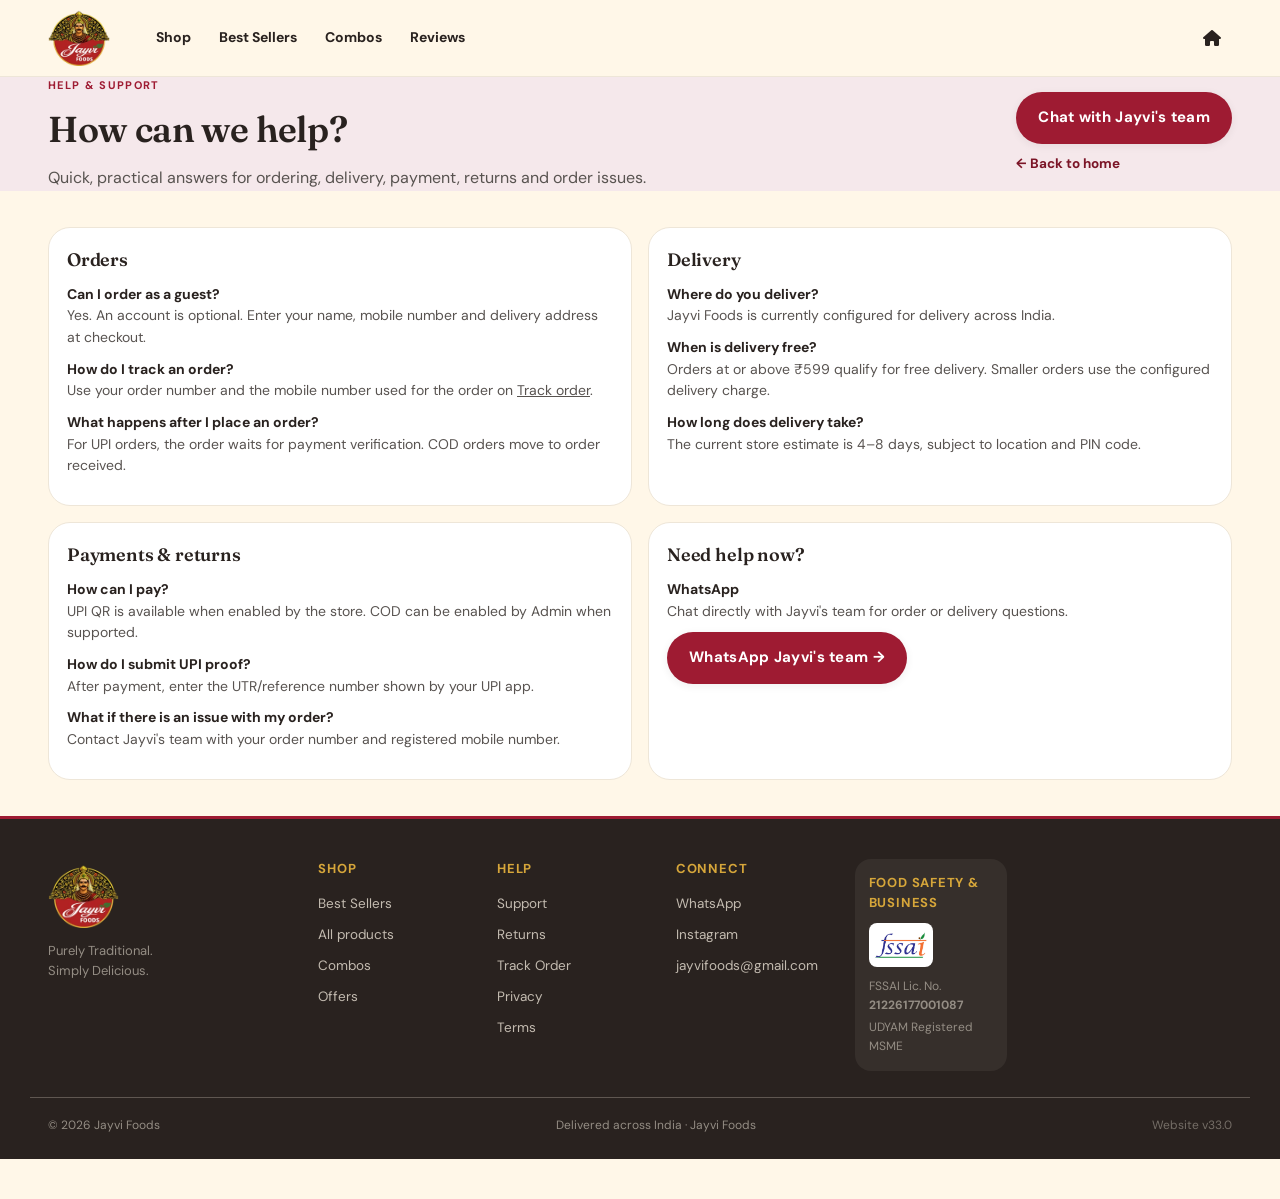
<file: help.html>
<!doctype html>
<html lang="en-IN">
<head>
<meta charset="utf-8">
<meta name="viewport" content="width=device-width,initial-scale=1">
<meta name="theme-color" content="#9E1B32">
<link rel="icon" href="favicon.ico" sizes="48x48">
<link rel="icon" type="image/png" sizes="32x32" href="images/brand/icons/favicon-32.png">
<link rel="icon" type="image/png" sizes="192x192" href="images/brand/icons/favicon-192.png">
<link rel="apple-touch-icon" sizes="180x180" href="images/brand/icons/apple-touch-icon.png">
<title>Help &amp; Shipping | Jayvi Foods</title>
<meta name="description" content="Help with Jayvi Foods orders — shipping, delivery times across India, payments, returns and how to reach our team.">
<link rel="canonical" href="https://jayvifoods.com/help.html">
<meta property="og:site_name" content="Jayvi Foods">
<meta property="og:title" content="Help &amp; Shipping | Jayvi Foods">
<meta property="og:description" content="Help with Jayvi Foods orders — shipping, delivery times across India, payments, returns and how to reach our team.">
<meta property="og:image" content="https://jayvifoods.com/images/brand/jayvi-foods-social-1200x630.jpg">
<link rel="preconnect" href="https://fonts.googleapis.com">
<link rel="preconnect" href="https://fonts.gstatic.com" crossorigin>
<link href="https://fonts.googleapis.com/css2?family=DM+Sans:wght@400;500;600;700;800&family=Fraunces:ital,opsz,wght@0,9..144,500;0,9..144,600;0,9..144,700;1,9..144,500&display=swap" rel="stylesheet">
<link rel="stylesheet" href="https://cdnjs.cloudflare.com/ajax/libs/font-awesome/6.5.2/css/all.min.css">
<link rel="stylesheet" href="style.css?v=34.5">
</head>
<body class="helpPage" style="padding-bottom:40px">
<script src="supabase-config.js?v=34.2"></script>
<script src="config-lite.js?v=34.2"></script>
<header><div class="wrap nav">
  <a class="logo" href="index.html#home"><img src="images/brand/jayvi-foods-logo-160w.webp" alt="Jayvi Foods"></a>
  <nav class="mainNav"><a href="index.html#shop">Shop</a><a href="index.html#best-sellers">Best Sellers</a><a href="index.html#combos">Combos</a><a href="index.html#reviews">Reviews</a></nav>
  <div class="navActions"><a class="icon" href="index.html#home" aria-label="Home"><i class="fa-solid fa-house"></i></a></div>
</div></header>

<main>
  <section class="helpHero"><div class="wrap">
    <div><div class="eyebrow">HELP &amp; SUPPORT</div><h1>How can we help?</h1><p class="muted">Quick, practical answers for ordering, delivery, payment, returns and order issues.</p></div>
    <div><a class="btn gold" href="https://wa.me/918861981003" data-wa-link target="_blank">Chat with Jayvi's team</a><br><a class="helpHomeBtn" href="index.html#home">← Back to home</a></div>
  </div></section>

  <section class="lightSection"><div class="wrap helpGrid">
    <article>
      <h2>Orders</h2>
      <p><b>Can I order as a guest?</b><br>Yes. An account is optional. Enter your name, mobile number and delivery address at checkout.</p>
      <p><b>How do I track an order?</b><br>Use your order number and the mobile number used for the order on <a href="index.html#track" style="text-decoration:underline">Track order</a>.</p>
      <p><b>What happens after I place an order?</b><br>For UPI orders, the order waits for payment verification. COD orders move to order received.</p>
    </article>
    <article>
      <h2>Delivery</h2>
      <p><b>Where do you deliver?</b><br>Jayvi Foods is currently configured for delivery across India.</p>
      <p><b>When is delivery free?</b><br>Orders at or above <span data-cfg="free-delivery-threshold">₹599</span> qualify for free delivery. Smaller orders use the configured delivery charge.</p>
      <p><b>How long does delivery take?</b><br>The current store estimate is <span data-cfg="delivery-timeline">4–8 days</span>, subject to location and PIN code.</p>
    </article>
    <article id="returns">
      <h2>Payments &amp; returns</h2>
      <p><b>How can I pay?</b><br>UPI QR is available when enabled by the store. COD can be enabled by Admin when supported.</p>
      <p><b>How do I submit UPI proof?</b><br>After payment, enter the UTR/reference number shown by your UPI app.</p>
      <p><b>What if there is an issue with my order?</b><br>Contact Jayvi's team with your order number and registered mobile number.</p>
    </article>
    <article>
      <h2>Need help now?</h2>
      <p><b>WhatsApp</b><br>Chat directly with Jayvi's team for order or delivery questions.</p>
      <a class="btn gold" href="https://wa.me/918861981003" data-wa-link target="_blank">WhatsApp Jayvi's team →</a>
    </article>
  </div></section>
</main>

<footer><div class="wrap footerGrid">
  <div class="footerBrand"><a class="footerLogo" href="index.html#home"><img src="images/brand/jayvi-foods-logo-160w.webp" alt="Jayvi Foods"></a><p>Purely Traditional.<br>Simply Delicious.</p></div>
  <div><b>Shop</b><a href="index.html#best-sellers">Best Sellers</a><a href="index.html#shop">All products</a><a href="index.html#combos">Combos</a><a href="index.html#offers">Offers</a></div>
  <div><b>Help</b><a href="help.html">Support</a><a href="#returns">Returns</a><a href="index.html#track">Track Order</a><a href="legal.html#privacy">Privacy</a><a href="legal.html#terms">Terms</a></div>
  <div><b>Connect</b><a href="https://wa.me/918861981003" data-wa-link target="_blank">WhatsApp</a><a href="https://instagram.com/jayvifoods" data-ig-link target="_blank">Instagram</a><a href="mailto:jayvifoods@gmail.com" data-brand-email>jayvifoods@gmail.com</a></div>
  <div class="footerCompliance"><b>Food Safety &amp; Business</b><div class="fssaiBadge"><img src="images/compliance/fssai-logo.png" alt="FSSAI"></div><p>FSSAI Lic. No. <strong>21226177001087</strong></p><p>UDYAM Registered MSME</p></div>
</div>
<div class="wrap copyright">© 2026 Jayvi Foods <span>Delivered across India · Jayvi Foods</span><span class="siteVersion">Website v33.0</span></div></footer>
</body>
</html>
</file>
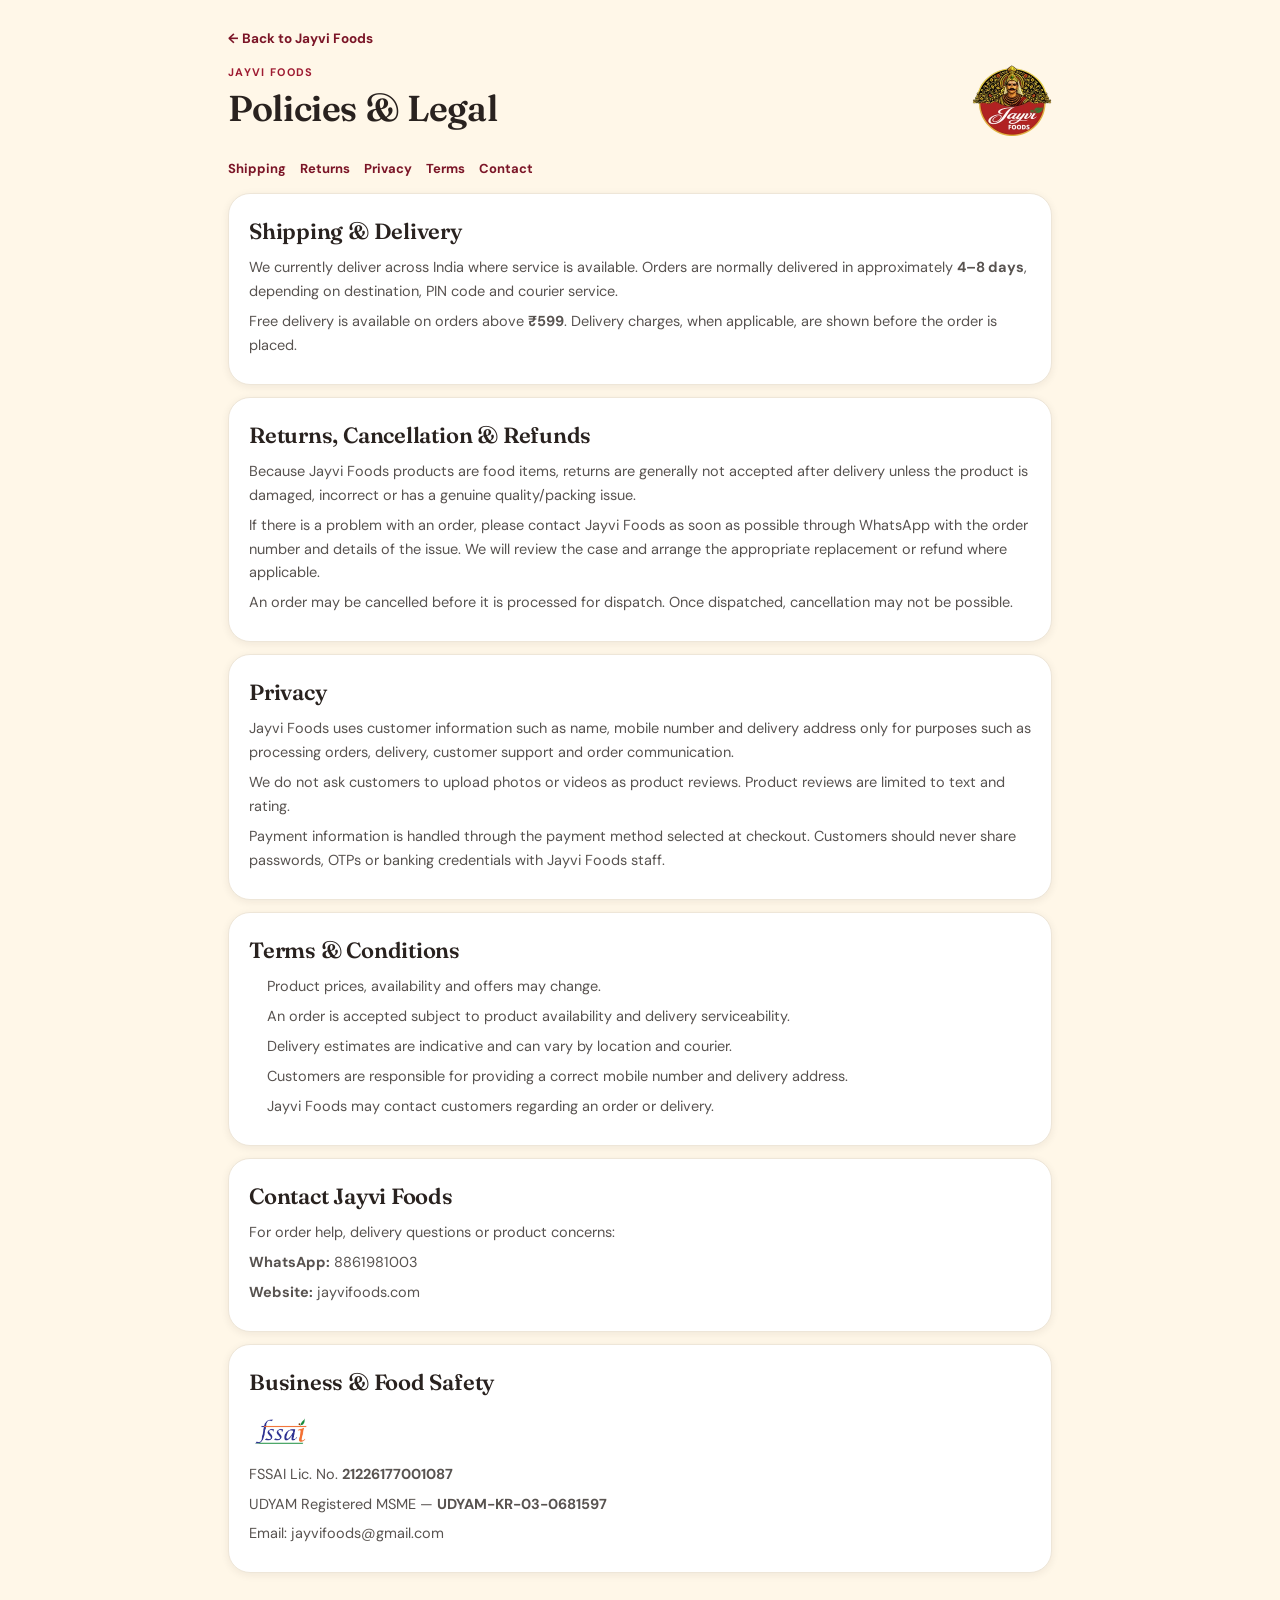
<file: legal.html>
<!doctype html>
<html lang="en-IN">
<head>
<meta charset="utf-8">
<meta name="viewport" content="width=device-width,initial-scale=1">
<meta name="theme-color" content="#9E1B32">
<link rel="icon" href="favicon.ico" sizes="48x48">
<link rel="icon" type="image/png" sizes="32x32" href="images/brand/icons/favicon-32.png">
<link rel="icon" type="image/png" sizes="192x192" href="images/brand/icons/favicon-192.png">
<link rel="apple-touch-icon" sizes="180x180" href="images/brand/icons/apple-touch-icon.png">
<title>Policies &amp; Legal | Jayvi Foods</title>
<meta name="description" content="Jayvi Foods privacy policy, terms of sale, shipping, returns and refund policies.">
<link rel="canonical" href="https://jayvifoods.com/legal.html">
<meta property="og:site_name" content="Jayvi Foods">
<meta property="og:title" content="Policies &amp; Legal | Jayvi Foods">
<meta property="og:description" content="Jayvi Foods privacy policy, terms of sale, shipping, returns and refund policies.">
<meta property="og:image" content="https://jayvifoods.com/images/brand/jayvi-foods-social-1200x630.jpg">
<link rel="preconnect" href="https://fonts.googleapis.com">
<link rel="preconnect" href="https://fonts.gstatic.com" crossorigin>
<link href="https://fonts.googleapis.com/css2?family=DM+Sans:wght@400;500;600;700;800&family=Fraunces:ital,opsz,wght@0,9..144,500;0,9..144,600;0,9..144,700;1,9..144,500&display=swap" rel="stylesheet">
<link rel="stylesheet" href="style.css?v=34.5">
<style>body{padding-bottom:40px}</style>
</head>
<body>
<script src="supabase-config.js?v=34.2"></script>
<script src="config-lite.js?v=34.2"></script>
<div class="legalWrap">
<a class="back" href="index.html">← Back to Jayvi Foods</a>
<div class="legalTop">
  <div><div class="eyebrow">JAYVI FOODS</div><h1>Policies &amp; Legal</h1></div>
  <img src="images/brand/jayvi-foods-logo-160w.webp" alt="Jayvi Foods">
</div>
<div class="legalNav"><a href="#shipping">Shipping</a><a href="#returns">Returns</a><a href="#privacy">Privacy</a><a href="#terms">Terms</a><a href="#contact">Contact</a></div>

<section class="legalCard" id="shipping"><h2>Shipping &amp; Delivery</h2>
<p>We currently deliver across India where service is available. Orders are normally delivered in approximately <strong data-cfg="delivery-timeline">4–8 days</strong>, depending on destination, PIN code and courier service.</p>
<p>Free delivery is available on orders above <strong data-cfg="free-delivery-threshold">₹599</strong>. Delivery charges, when applicable, are shown before the order is placed.</p></section>

<section class="legalCard" id="returns"><h2>Returns, Cancellation &amp; Refunds</h2>
<p>Because Jayvi Foods products are food items, returns are generally not accepted after delivery unless the product is damaged, incorrect or has a genuine quality/packing issue.</p>
<p>If there is a problem with an order, please contact Jayvi Foods as soon as possible through WhatsApp with the order number and details of the issue. We will review the case and arrange the appropriate replacement or refund where applicable.</p>
<p>An order may be cancelled before it is processed for dispatch. Once dispatched, cancellation may not be possible.</p></section>

<section class="legalCard" id="privacy"><h2>Privacy</h2>
<p>Jayvi Foods uses customer information such as name, mobile number and delivery address only for purposes such as processing orders, delivery, customer support and order communication.</p>
<p>We do not ask customers to upload photos or videos as product reviews. Product reviews are limited to text and rating.</p>
<p>Payment information is handled through the payment method selected at checkout. Customers should never share passwords, OTPs or banking credentials with Jayvi Foods staff.</p></section>

<section class="legalCard" id="terms"><h2>Terms &amp; Conditions</h2>
<ul>
<li>Product prices, availability and offers may change.</li>
<li>An order is accepted subject to product availability and delivery serviceability.</li>
<li>Delivery estimates are indicative and can vary by location and courier.</li>
<li>Customers are responsible for providing a correct mobile number and delivery address.</li>
<li>Jayvi Foods may contact customers regarding an order or delivery.</li>
</ul></section>

<section class="legalCard" id="contact"><h2>Contact Jayvi Foods</h2>
<p>For order help, delivery questions or product concerns:</p>
<p><strong>WhatsApp:</strong> <a href="https://wa.me/918861981003" data-wa-link>8861981003</a></p>
<p><strong>Website:</strong> jayvifoods.com</p></section>

<section class="legalCard" id="business"><h2>Business &amp; Food Safety</h2>
<div class="fssaiBadge" style="margin:10px 0"><img src="images/compliance/fssai-logo.png" alt="FSSAI"></div>
<p>FSSAI Lic. No. <strong>21226177001087</strong></p>
<p>UDYAM Registered MSME — <strong>UDYAM-KR-03-0681597</strong></p>
<p>Email: <a href="mailto:jayvifoods@gmail.com" data-brand-email>jayvifoods@gmail.com</a></p></section>
</div>
</body>
</html>
</file>
<file: style.css>
/* =========================================================
   JAYVI FOODS — v33.0 (brand system: see Design tokens below)
   Modern, mobile-first design system.
   Written mobile-first: base rules target small screens,
   larger breakpoints progressively enhance the layout.
   ========================================================= */

/* ---------- Design tokens (V33 — Jayvi brand system) ----------
   THE single source of truth for colour. Six base brand colours; every
   other colour in this file is derived from them with color-mix(), so
   Admin → Site content → Brand colours (applied at runtime by
   applyBrandTheme() in app.js, which only overrides these six) recolours
   the entire storefront consistently. Do not add raw hex values to
   components — add or reuse a token here instead.
   Usage guide (from the brand brief): ~60% cream/neutral, 20% white,
   10% maroon (primary CTA, prices, key headings), 7% leaf green
   (secondary CTA, trust), 3% heritage gold (hairlines, icons, stars). */
:root{
  --jayvi-maroon:#9E1B32;
  --jayvi-green:#1F6B3A;
  --jayvi-gold:#D6A63A;
  --jayvi-cream:#FFF7E8;
  --jayvi-sand:#F3E5CF;
  --jayvi-text:#29221F;
  --jayvi-white:#FFFFFF;

  /* Derived tints/shades — follow the six above automatically */
  --jayvi-maroon-dark:color-mix(in srgb,var(--jayvi-maroon) 78%,#000);
  --jayvi-maroon-deep:color-mix(in srgb,var(--jayvi-maroon) 45%,var(--jayvi-text));
  --jayvi-maroon-soft:color-mix(in srgb,var(--jayvi-maroon) 10%,var(--jayvi-white));
  --jayvi-green-dark:color-mix(in srgb,var(--jayvi-green) 80%,#000);
  --jayvi-green-soft:color-mix(in srgb,var(--jayvi-green) 10%,var(--jayvi-white));
  --jayvi-gold-dark:color-mix(in srgb,var(--jayvi-gold) 70%,var(--jayvi-text));
  --jayvi-gold-soft:color-mix(in srgb,var(--jayvi-gold) 22%,var(--jayvi-white));
  --jayvi-on-dark:var(--jayvi-cream);
  --jayvi-on-dark-soft:color-mix(in srgb,var(--jayvi-cream) 72%,var(--jayvi-text));
  --jayvi-on-dark-faint:color-mix(in srgb,var(--jayvi-cream) 50%,var(--jayvi-text));
  --jayvi-dark-surface:color-mix(in srgb,var(--jayvi-text) 88%,var(--jayvi-cream));
  --jayvi-dark-line:color-mix(in srgb,var(--jayvi-text) 75%,var(--jayvi-cream));
  --jayvi-scrim:color-mix(in srgb,var(--jayvi-text) 58%,transparent);
  --whatsapp:#25D366; /* WhatsApp's own brand colour — intentionally not a Jayvi token */

  /* Legacy names used throughout the existing components — now aliases
     of the brand system above (kept so nothing had to be renamed). */
  --paper:var(--jayvi-cream);
  --surface:var(--jayvi-white);
  --surface-2:var(--jayvi-sand);
  --line:color-mix(in srgb,var(--jayvi-text) 14%,var(--jayvi-cream));
  --line-soft:color-mix(in srgb,var(--jayvi-text) 8%,var(--jayvi-cream));
  --ink:var(--jayvi-text);
  --ink-soft:color-mix(in srgb,var(--jayvi-text) 78%,var(--jayvi-white));
  --ink-faint:color-mix(in srgb,var(--jayvi-text) 58%,var(--jayvi-white));

  --brand:var(--jayvi-maroon);
  --brand-dark:var(--jayvi-maroon-dark);
  --brand-soft:var(--jayvi-maroon-soft);
  --gold:var(--jayvi-gold);
  --gold-soft:var(--jayvi-gold-soft);
  --olive:var(--jayvi-green);
  --olive-soft:var(--jayvi-green-soft);
  --success:var(--jayvi-green);
  --success-soft:var(--jayvi-green-soft);
  --danger:#B42318;       /* system error red — deliberately distinct from maroon */
  --danger-soft:#FDECEA;

  /* Phase-2 accent names, remapped onto the disciplined palette */
  --jayvi-red:var(--jayvi-maroon);
  --jayvi-red-soft:var(--jayvi-maroon-soft);
  --jayvi-orange:var(--jayvi-gold-dark);
  --jayvi-orange-soft:var(--jayvi-gold-soft);
  --jayvi-yellow:var(--jayvi-gold);
  --jayvi-yellow-soft:var(--jayvi-gold-soft);
  --jayvi-brown:var(--jayvi-maroon-deep);
  --jayvi-brown-soft:var(--jayvi-sand);
  --jayvi-muted:var(--ink-soft);

  --radius-sm:10px;
  --radius-md:16px;
  --radius-lg:22px;
  --radius-xl:28px;
  --radius-pill:999px;

  --shadow-sm:0 2px 8px color-mix(in srgb,var(--jayvi-text) 7%,transparent);
  --shadow-md:0 10px 30px color-mix(in srgb,var(--jayvi-text) 11%,transparent);
  --shadow-lg:0 24px 60px color-mix(in srgb,var(--jayvi-text) 17%,transparent);

  --container:1220px;
  --header-h:64px;
  --topbar-h:36px;
  --bottomnav-h:64px;
  --safe-b:env(safe-area-inset-bottom,0px);

  --font-sans:'DM Sans',system-ui,-apple-system,'Segoe UI',sans-serif;
  --font-display:'Fraunces','Playfair Display',Georgia,serif;

  --ease:cubic-bezier(.22,.85,.34,1);
}

/* ---------- Reset ---------- */
*,*::before,*::after{box-sizing:border-box;margin:0;padding:0}
html{-webkit-text-size-adjust:100%;scroll-behavior:smooth}
body{
  font-family:var(--font-sans);
  background:var(--paper);
  color:var(--ink);
  font-size:16px;
  line-height:1.55;
  -webkit-font-smoothing:antialiased;
  overflow-x:hidden;
  padding-bottom:calc(var(--bottomnav-h) + var(--safe-b));
}
img{max-width:100%;display:block}
a{color:inherit;text-decoration:none}
button{font-family:inherit;cursor:pointer}
input,textarea,select{font-family:inherit;font-size:16px}
ul{list-style:none}
h1,h2,h3{font-family:var(--font-display);font-weight:600;letter-spacing:-.01em;color:var(--ink)}
.wrap{max-width:var(--container);margin:0 auto;padding:0 18px}
.muted{color:var(--ink-soft)}
.tiny{font-size:12px;color:var(--ink-faint)}
.eyebrow{
  font-size:11px;font-weight:700;letter-spacing:.14em;text-transform:uppercase;
  color:var(--brand-dark);
}
/* Hero-only colourful pill treatment — scoped so the shared .eyebrow
   label used across the rest of the site (category headers, combo
   labels, etc.) is completely unaffected. */
.heroCopy .eyebrow{display:inline-block;background:var(--jayvi-yellow);color:var(--jayvi-maroon);padding:5px 12px;border-radius:99px;letter-spacing:.1em}
::selection{background:var(--gold-soft)}
::-webkit-scrollbar{height:8px;width:8px}
::-webkit-scrollbar-thumb{background:var(--line);border-radius:99px}

/* ---------- Buttons ---------- */
.btn{
  display:inline-flex;align-items:center;justify-content:center;gap:10px;
  border:0;border-radius:var(--radius-pill);
  padding:14px 22px;font-weight:700;font-size:15px;
  transition:transform .15s var(--ease),box-shadow .15s var(--ease),background .15s;
  white-space:nowrap;
}
.btn.gold{background:var(--brand);color:var(--jayvi-white);box-shadow:var(--shadow-sm)}
.btn.gold:hover{background:var(--brand-dark);box-shadow:var(--shadow-md);transform:translateY(-1px)}
.btn.gold:disabled{background:var(--line);color:var(--ink-faint);cursor:not-allowed;box-shadow:none;transform:none}
.btn.light{background:var(--surface-2);color:var(--ink)}
.btn.light:hover{background:var(--line)}
.btn.light:disabled{opacity:.55;cursor:not-allowed}
.btn.outline{background:transparent;border:1.5px solid var(--line);color:var(--ink)}
.btn.outline:hover{border-color:var(--brand);color:var(--brand-dark)}
.btn.full{width:100%}
.textBtn{background:none;border:0;color:var(--brand-dark);font-weight:700;text-decoration:underline;text-underline-offset:3px;padding:6px 0}

/* ---------- Announcement top strip ---------- */
.topbar{background:var(--ink);color:var(--jayvi-on-dark);height:var(--topbar-h);display:flex;align-items:center;overflow:hidden}
.announcementViewport{width:100%;overflow:hidden;mask-image:linear-gradient(90deg,transparent,#000 6%,#000 94%,transparent)}
.announcementTrack{display:flex;gap:36px;white-space:nowrap;width:max-content;animation:marquee var(--marquee-duration,18s) linear infinite}
.topbar:hover .announcementTrack,.topbar.paused .announcementTrack{animation-play-state:paused}
.announcementTrack span{font-size:12px;font-weight:600;letter-spacing:.05em;padding:0 2px}
@keyframes marquee{from{transform:translateX(0)}to{transform:translateX(-50%)}}

/* ---------- Gallery (V32.3) ----------
   Real slideshow (fade transitions + dots), replacing the V32.6
   continuous marquee. Slides are absolutely positioned/stacked and
   cross-fade via opacity — only `.active` is visible/interactive,
   which also keeps a not-yet-active <video> or <img> out of the way
   without unmounting it (see gallerySetIndex() in app.js). Hidden
   entirely via inline style/display when there are no active items. */
.gallerySection{padding:22px 0;background:var(--surface-2,var(--jayvi-sand))}
.galleryStage{position:relative;width:100%;max-width:900px;margin:0 auto;aspect-ratio:16/9;border-radius:var(--radius-lg,16px);overflow:hidden;background:color-mix(in srgb,var(--jayvi-text) 6%,transparent)}
.gallerySlides{position:absolute;inset:0}
.gallerySlide{position:absolute;inset:0;opacity:0;transition:opacity .6s ease;pointer-events:none}
.gallerySlide.active{opacity:1;pointer-events:auto}
.gallerySlide img,.gallerySlide video{width:100%;height:100%;object-fit:cover;display:block;user-select:none}
.galleryCaption{position:absolute;left:0;right:0;bottom:0;padding:10px 16px;background:linear-gradient(0deg,color-mix(in srgb,var(--jayvi-text) 60%,transparent),transparent);color:var(--jayvi-white);font-size:12.5px;font-weight:600}
.galleryDots{display:flex;justify-content:center;gap:8px;margin-top:12px}
.galleryDots button{width:8px;height:8px;border-radius:99px;border:none;background:color-mix(in srgb,var(--jayvi-text) 20%,transparent);padding:0;cursor:pointer}
.galleryDots button.active{background:var(--gold,var(--jayvi-gold));width:22px;border-radius:99px;transition:width .25s ease}
@media (max-width:959px){.galleryStage{aspect-ratio:4/3;border-radius:var(--radius-md,12px)}}

.vacationBanner{background:var(--danger);color:var(--jayvi-white);text-align:center;font-weight:700;font-size:13px;padding:10px 16px}

/* ---------- Header ---------- */
header{
  position:sticky;top:0;z-index:60;background:color-mix(in srgb,var(--jayvi-cream) 94%,transparent);backdrop-filter:blur(10px);
  border-bottom:1px solid var(--line-soft);
}
.nav{display:flex;align-items:center;gap:14px;height:var(--header-h)}
.logo img{height:46px;width:auto;object-fit:contain}
header nav{display:none}
.navActions{display:flex;align-items:center;gap:6px;margin-left:auto}
.icon{
  width:40px;height:40px;border-radius:var(--radius-pill);border:1px solid var(--line-soft);background:var(--surface);
  display:grid;place-items:center;font-size:16px;color:var(--ink);position:relative;
}
.icon:hover{background:var(--surface-2)}
.icon b{
  position:absolute;top:-3px;right:-3px;background:var(--brand);color:var(--jayvi-white);font-size:10px;font-weight:800;
  min-width:16px;height:16px;border-radius:99px;display:grid;place-items:center;padding:0 3px;border:2px solid var(--paper);
}
.mobileOnly.icon{margin-right:2px}

/* Hamburger drawer: solid dark panel, slides in from the left, clearly opaque */
.menuScrim{position:fixed;inset:0;background:var(--jayvi-scrim);z-index:61;opacity:0;pointer-events:none;transition:opacity .22s var(--ease)}
.menuScrim.open{opacity:1;pointer-events:auto}
#mobileMenu{
  position:fixed;top:0;left:0;bottom:0;width:min(300px,84vw);z-index:62;
  background:var(--ink);color:var(--jayvi-on-dark);padding:20px 20px 26px;
  display:flex;flex-direction:column;gap:2px;
  overflow-y:auto; /* independent scroll if content exceeds viewport height */
  transform:translateX(-100%);transition:transform .25s var(--ease);
  box-shadow:var(--shadow-lg);
}
#mobileMenu.open{transform:none}
#mobileMenu .menuTop{display:flex;align-items:center;justify-content:space-between;margin-bottom:18px;flex:0 0 auto}
#mobileMenu .menuTop img{height:40px}
#mobileMenu .menuClose{width:36px;height:36px;border-radius:99px;background:var(--jayvi-dark-surface);border:0;color:var(--jayvi-on-dark);font-size:18px;display:grid;place-items:center}
#mobileMenu .menuLinks{display:flex;flex-direction:column}
#mobileMenu a{padding:15px 8px;font-weight:700;font-size:16px;border-bottom:1px solid var(--jayvi-dark-line);color:var(--jayvi-on-dark);display:flex;align-items:center;gap:12px}
#mobileMenu a i{width:20px;color:var(--jayvi-gold);font-size:15px}
#mobileMenu .menuFoot{margin-top:auto;padding-top:16px;font-size:12px;color:var(--jayvi-on-dark-faint);flex:0 0 auto}
#mobileMenu .menuFoot a{padding:0;border:0;font-size:13px;color:var(--jayvi-gold);display:inline;font-weight:700}

/* ---------- Hero ---------- */
/* V34: all hero layout rules live in ONE place — the "V34 hero" block in
   the brand layer below. The old split/arch hero rules were removed here
   so nothing can silently override the new image stage. */
@keyframes fadeUp{from{opacity:0;transform:translateY(10px)}to{opacity:1;transform:none}}
.dots{display:flex;gap:7px}
.dots button{width:22px;height:5px;border-radius:99px;border:0;background:var(--line);padding:0}
.dots button.active{background:var(--brand)}

/* ---------- Trust strip ---------- */
.trust{padding:8px 0 26px}
.trustGrid{display:grid;grid-template-columns:repeat(2,1fr);gap:14px}
.trustGrid>div{
  background:var(--surface);border:1px solid var(--line-soft);border-radius:var(--radius-lg);
  padding:16px;display:flex;flex-direction:column;gap:6px;
}
.trustGrid i{color:var(--brand);font-size:18px}
.trustGrid b{font-size:14px}
.trustGrid small{color:var(--ink-faint);font-size:12px}

/* ---------- Section rhythm (background bands for clear separation) ---------- */
.trust{background:var(--paper)}
#bestsellers{background:var(--surface);border-top:1px solid var(--line-soft);border-bottom:1px solid var(--line-soft)}
/* Visual rhythm (visual polish round, item 3): each homepage section
   gets a distinct tint from the SAME Jayvi palette instead of one long
   cream page. ids win over .trust/.lightSection's shared background
   without needing to touch those shared rules. */
#shopByCategory{background:var(--jayvi-yellow-soft)}
#occasionSection{background:var(--jayvi-green-soft)}
#offersSection{background:var(--jayvi-orange-soft)}
#whyJayvi{background:var(--jayvi-brown-soft)}
.shopSection{background:var(--paper)}
.mealSection{background:var(--olive-soft);border-top:1px solid var(--line-soft);border-bottom:1px solid var(--line-soft)}
.reviewSection{background:var(--surface)}
.smallAbout{background:var(--brand-soft)}
.finalCta{background:var(--ink);color:var(--jayvi-white)}
.finalCta h2{color:var(--jayvi-white)}

/* ---------- Section heads ---------- */
.lightSection,.shopSection,.mealSection,.reviewSection{padding:36px 0}
.sectionHead{display:flex;justify-content:space-between;align-items:flex-end;gap:14px;margin-bottom:18px}
.sectionHead h2{font-size:clamp(24px,5vw,32px)}
.sectionHead>a{font-weight:700;font-size:13px;color:var(--brand-dark);white-space:nowrap}
.darkHead h2,.darkHead .eyebrow{color:var(--jayvi-white)}
.darkHead .eyebrow{color:var(--jayvi-gold-soft)}

/* ---------- Product grid & card ---------- */
.productGrid{display:grid;grid-template-columns:repeat(2,1fr);gap:14px}
.productCard{
  background:var(--surface);border:1px solid var(--line-soft);border-radius:var(--radius-lg);
  overflow:hidden;display:flex;flex-direction:column;transition:box-shadow .2s var(--ease),transform .2s var(--ease);
}
.visualWrap{position:relative}
/* V32.8 (mobile UI fix): fixed 1/1 aspect-ratio reserves this box's
   space immediately, before any image loads and regardless of that
   image's own dimensions — this alone already prevented the container
   itself from resizing card-to-card. What still varied was how much of
   each photo was VISIBLE: with object-fit:cover (below), a landscape
   photo (e.g. a 1.5:1 product shot) got ~30%+ cropped off top/bottom to
   fill this square box, while a near-square photo showed almost the
   whole thing — different products effectively showed different crops
   of their own photo, which read as the image "shifting" while
   scrolling a grid of many products. Switched to object-fit:contain
   (below) so the complete photo is always visible, letterboxed on
   whichever axis is shorter, never cropped. */
.cardMediaFrame{position:relative;background:var(--surface-2);aspect-ratio:1/1}
.cardMediaScroller{
  display:flex;height:100%;overflow-x:auto;scroll-snap-type:x mandatory;scrollbar-width:none;
  -ms-overflow-style:none;cursor:grab;
}
.cardMediaScroller::-webkit-scrollbar{display:none}
.cardMediaSlide{flex:0 0 100%;scroll-snap-align:start;display:grid;place-items:center;position:relative}
.cardMediaSlide img{width:100%;height:100%;object-fit:contain}
.cardMediaSlide.cardVideo video{width:100%;height:100%;object-fit:contain}
.mediaLabel{position:absolute;left:8px;top:8px;background:color-mix(in srgb,var(--jayvi-text) 55%,transparent);color:var(--jayvi-white);font-size:10px;font-weight:700;padding:3px 7px;border-radius:6px}
.galleryCount{position:absolute;right:8px;bottom:8px;background:color-mix(in srgb,var(--jayvi-text) 55%,transparent);color:var(--jayvi-white);font-size:10.5px;font-weight:700;padding:3px 8px;border-radius:99px}
/* V32.8 (item 4): was a wide "BESTSELLER" text pill that could sit on
   top of product-packaging text/imagery. Replaced with a small,
   icon-only dot badge — status is conveyed by the eyebrow/heading
   context of the section it's shown in (e.g. the storefront's
   dedicated "Bestsellers" section), not by covering the photo. */
.badge{position:absolute;left:10px;top:10px;width:22px;height:22px;display:flex;align-items:center;justify-content:center;background:var(--gold);color:var(--jayvi-text);font-size:10px;border-radius:50%;z-index:2;box-shadow:0 1px 3px color-mix(in srgb,var(--jayvi-text) 25%,transparent)}
.heart{
  position:absolute;right:10px;top:10px;z-index:2;width:34px;height:34px;border-radius:99px;border:0;
  background:color-mix(in srgb,var(--jayvi-white) 92%,transparent);color:var(--ink-soft);display:grid;place-items:center;box-shadow:var(--shadow-sm);
}
.heart.isWish,.heart .fa-solid.fa-heart{color:var(--brand)}
.pcBody{padding:14px;display:flex;flex-direction:column;gap:6px;flex:1}
.pcBody small{color:var(--ink-faint);font-size:11px;text-transform:uppercase;letter-spacing:.06em}
.pcBody h3{font-size:16px;line-height:1.25}
.pcBody p{color:var(--ink-soft);font-size:13px;line-height:1.4}
.stars{color:var(--gold);font-size:12px;font-weight:700;display:flex;align-items:center;gap:6px}
.stars span{color:var(--ink-faint);font-weight:500}
.sizes{display:flex;gap:6px;flex-wrap:wrap;margin-top:2px}
.sizes button{border:1.5px solid var(--line);background:var(--surface);border-radius:99px;padding:6px 12px;font-size:12px;font-weight:700;color:var(--ink-soft)}
.sizes button.active{border-color:var(--brand);color:var(--brand-dark);background:var(--brand-soft)}
.price{display:flex;align-items:baseline;gap:8px;flex-wrap:wrap;margin-top:4px}
.price b{font-family:var(--font-display);font-size:19px}
.price del{color:var(--ink-faint);font-size:13px}
.price em,.v28Save{font-style:normal;background:var(--success-soft);color:var(--success);font-size:11px;font-weight:800;padding:3px 8px;border-radius:99px}
.pcActions{display:flex;gap:8px;margin-top:auto;padding-top:10px}
.pcActions button{flex:1;border:0;border-radius:var(--radius-pill);padding:11px 8px;font-weight:800;font-size:12px;min-width:0}
.pcActions button:first-child{background:var(--surface-2);color:var(--ink)}
.pcActions button:last-child{background:var(--brand);color:var(--jayvi-white)}
.pcActions.hasQty{gap:6px}
.inlineQty{flex:1.4;display:flex;align-items:center;justify-content:space-between;background:var(--surface-2);border-radius:var(--radius-pill);padding:3px;min-width:0;gap:2px}
.inlineQty button{flex:0 0 28px;width:28px;height:28px;min-width:28px;min-height:28px;border-radius:50%;border:0;background:var(--surface);padding:0;box-sizing:border-box;display:flex;align-items:center;justify-content:center;color:var(--ink);box-shadow:0 1px 2px color-mix(in srgb,var(--jayvi-text) 12%,transparent)}
.inlineQty button i{font-size:11px;line-height:1;pointer-events:none}
.inlineQty b{font-size:13px;padding:0 4px;color:var(--ink)}
.pcActions .viewCartBtn{flex:0 0 auto;width:38px;padding:0;display:grid;place-items:center;font-size:14px;background:var(--brand);color:var(--jayvi-white)}

/* Shop controls */
.shopBar{display:flex;flex-direction:column;gap:10px;margin-bottom:14px}
.shopResultCount{font-size:13px;font-weight:700;color:var(--ink-soft)}
.shopBarControls{display:flex;gap:10px;flex-wrap:wrap}
.shopBarControls select{width:auto}
/* Desktop-only inline filter controls / mobile-only compact bar
   (Phase 2 item 4) — the inverse pair of the existing .mobileOnly
   rule, using the SAME 960px breakpoint the header nav already
   switches on, so both stay in lockstep with that existing cutover. */
.desktopOnly{display:none}
@media(min-width:960px){.desktopOnly{display:flex}}
.mobileFilterBar{display:flex;gap:10px;margin-bottom:10px}
.mobileFilterBar button{flex:1;display:flex;align-items:center;justify-content:center;gap:8px;padding:11px;border:1.5px solid var(--line);border-radius:var(--radius-md);background:var(--surface);font-weight:700;font-size:13px;color:var(--ink)}
@media(min-width:960px){.mobileFilterBar{display:none}}
.filterDrawerBody{display:flex;flex-direction:column;gap:16px;margin:16px 0}
.filterDrawerBody label{display:block;font-size:12.5px;font-weight:700;color:var(--ink-soft)}
.filterDrawerBody select{margin-top:6px}

/* "Complete your meal" bulk-pick strip (item 8) */
.mealPickList{display:flex;flex-wrap:wrap;align-items:center;gap:10px;margin:12px 0 14px}
.mealPickRow{display:flex;align-items:center;gap:8px;background:var(--surface-2);border-radius:var(--radius-md);padding:8px 12px 8px 8px;cursor:pointer}
.mealPickRow input{width:16px;height:16px;accent-color:var(--brand)}
.mealPickThumb{width:34px;height:34px;border-radius:8px;overflow:hidden;background:var(--surface);flex:0 0 auto}
.mealPickThumb img{width:100%;height:100%;object-fit:cover}
.mealPickName{font-size:13px;font-weight:700;color:var(--ink)}
.mealPickPrice{font-size:12.5px;color:var(--ink-soft)}
.mealPickPlus{color:var(--ink-faint)}
.search{display:flex;align-items:center;gap:10px;background:var(--surface);border:1px solid var(--line);border-radius:var(--radius-pill);padding:12px 16px}
.search input{border:0;background:none;outline:0;width:100%;font-size:14px}
.search i{color:var(--ink-faint)}
#sortSelect{border:1px solid var(--line);background:var(--surface);border-radius:var(--radius-pill);padding:12px 16px;font-size:13px;font-weight:700;color:var(--ink-soft)}
.categoryTabs{display:flex;gap:8px;overflow-x:auto;padding-bottom:6px;margin-bottom:14px}
.categoryTabs button{
  flex:0 0 auto;border:1.5px solid var(--line);background:var(--surface);border-radius:99px;
  padding:9px 16px;font-size:13px;font-weight:700;color:var(--ink-soft);white-space:nowrap;
  transition:background .16s var(--ease),color .16s var(--ease),border-color .16s var(--ease);
}
.categoryTabs button.active{background:var(--ink);color:var(--jayvi-white);border-color:var(--ink)}
.empty{text-align:center;padding:50px 20px;color:var(--ink-faint);grid-column:1/-1}

/* ---------- Combos ---------- */
.comboSection{background:var(--ink);color:var(--jayvi-on-dark);padding:40px 0}
.comboGrid{display:grid;grid-template-columns:1fr;gap:16px}
.comboCard{background:var(--jayvi-dark-surface);border-radius:var(--radius-lg);overflow:hidden;display:flex;flex-direction:column;border-top:3px solid var(--jayvi-maroon);transition:transform .18s var(--ease),box-shadow .18s var(--ease)}
.comboCard:hover{transform:translateY(-3px);box-shadow:var(--shadow-lg)}
.comboImage{position:relative;aspect-ratio:16/10;background:var(--jayvi-dark-surface)}
.comboMediaScroller{display:flex;height:100%;overflow-x:auto;scroll-snap-type:x mandatory;scrollbar-width:none}
.comboMediaScroller::-webkit-scrollbar{display:none}
.comboMediaScroller .comboSlide{flex:0 0 100%;scroll-snap-align:start}
.comboMediaScroller img{width:100%;height:100%;object-fit:contain;display:block}
.comboImage .galleryCount{background:color-mix(in srgb,var(--jayvi-text) 55%,transparent)}
.comboBody{padding:18px}
.comboBody h3{color:var(--jayvi-white);font-size:20px;margin:8px 0 6px}
.comboBody p{color:var(--jayvi-on-dark-soft);font-size:13px;margin-bottom:10px}
.comboItemsRow{display:flex;flex-wrap:wrap;align-items:center;gap:8px;margin-bottom:12px}
.comboEyebrow i{margin-right:6px;color:var(--jayvi-yellow)}
.comboItemName{background:var(--jayvi-dark-line);color:var(--jayvi-gold-soft);font-size:11px;padding:5px 10px;border-radius:99px}
.comboPlus{color:var(--jayvi-on-dark-faint);font-weight:800;font-size:13px}
.comboValueBlock{margin-bottom:12px;display:flex;flex-direction:column;gap:4px}
.comboValueRow{display:flex;align-items:baseline;justify-content:space-between;font-size:12.5px;color:var(--jayvi-on-dark-soft)}
.comboValueRow del{color:var(--jayvi-on-dark-faint)}
.comboValueRow.comboValueMain{font-size:15px}
.comboValueRow.comboValueMain b{font-family:var(--font-display);font-size:20px;color:var(--jayvi-white)}
.comboValueRow.comboSaveRow b{color:var(--jayvi-gold)}
.comboActions{padding-top:0}
.comboActions button:first-child{background:var(--jayvi-dark-line);color:var(--jayvi-on-dark)}

/* ---------- Meal match ---------- */
.mealSection{padding:36px 0}
.mealSection .intro{margin:6px 0 16px;max-width:520px}
.mealTabs{display:flex;gap:8px;overflow-x:auto;padding-bottom:6px;margin-bottom:16px}
.mealTabs button{flex:0 0 auto;border:1.5px solid var(--line);background:var(--surface);border-radius:99px;padding:9px 16px;font-size:13px;font-weight:700;color:var(--ink-soft)}
.mealTabs button.active{background:var(--olive);color:var(--jayvi-white);border-color:var(--olive)}
.mealIntro{display:flex;justify-content:space-between;align-items:center;background:var(--olive-soft);border-radius:var(--radius-md);padding:14px 16px;margin-bottom:14px}
.mealIntro b{font-size:14px}
.mealIntro span{font-size:12px;color:var(--ink-soft)}
.miniProducts{display:grid;grid-template-columns:repeat(2,1fr);gap:10px}
.miniProducts button{background:var(--surface);border:1px solid var(--line-soft);border-radius:var(--radius-md);padding:10px;display:flex;flex-direction:column;gap:6px;text-align:left}
.miniImg{aspect-ratio:1/1;border-radius:var(--radius-sm);overflow:hidden;background:var(--surface-2)}
.miniImg img{width:100%;height:100%;object-fit:cover}
.miniProducts span{font-size:12.5px;font-weight:700}
.miniProducts b{font-family:var(--font-display);font-size:14px;color:var(--brand-dark)}

/* ---------- Reviews ---------- */
.reviewSection h2{display:flex;align-items:center;gap:10px;font-size:26px}
.starsBig{color:var(--gold);font-size:16px}
.googleLink{font-size:13px;font-weight:700;color:var(--brand-dark);white-space:nowrap}
.reviewGrid{display:grid;grid-template-columns:1fr;gap:14px;margin-top:16px}
.reviewGrid article{background:var(--surface);border:1px solid var(--line-soft);border-radius:var(--radius-lg);padding:18px}
.reviewGrid p{font-size:14.5px;margin:10px 0;line-height:1.55}
.reviewGrid b{font-size:13px}
.reviewGrid small{color:var(--ink-faint);font-size:11.5px}
.googleCard{background:var(--surface-2)!important;display:flex;flex-direction:column;align-items:flex-start;gap:8px}
.googleCard i{font-size:20px;color:var(--brand)}
.googleCard h3{font-size:16px}
.googleCard a{font-weight:700;color:var(--brand-dark);font-size:13px}

/* ---------- About / final CTA ---------- */
.smallAbout{padding:36px 0}
.smallAbout .wrap{display:flex;flex-direction:column;gap:16px}
.smallAbout h2{font-size:26px}
.smallAbout a{font-weight:700;color:var(--brand-dark)}
.finalCta{background:var(--brand-soft);padding:44px 0;text-align:center}
.finalCta h2{font-size:clamp(24px,5vw,34px);margin-bottom:16px}

/* ---------- Footer ---------- */
footer{background:var(--ink);color:var(--jayvi-on-dark-soft);padding:40px 0 24px;border-top:1px solid var(--jayvi-dark-line)}
.footerGrid{display:grid;grid-template-columns:1fr;gap:26px}
.footerBrand img{height:52px;margin-bottom:8px}
.footerBrand p{font-size:13px;color:var(--jayvi-on-dark-faint)}
footer b{display:block;color:var(--jayvi-on-dark);font-size:13px;margin-bottom:10px;text-transform:uppercase;letter-spacing:.06em}
footer a{display:block;font-size:13.5px;padding:5px 0;color:var(--jayvi-on-dark-soft)}
footer a:hover{color:var(--jayvi-white)}
.fssaiBadge{width:64px;height:44px;background:var(--jayvi-white);border-radius:8px;display:grid;place-items:center;margin-bottom:8px}
.fssaiBadge img{width:100%;height:100%;object-fit:contain;padding:5px}
.footerCompliance p{font-size:12px;color:var(--jayvi-on-dark-faint);padding:2px 0}
.copyright{border-top:1px solid var(--jayvi-dark-line);margin-top:26px;padding-top:18px;display:flex;flex-direction:column;gap:6px;font-size:12px;color:var(--jayvi-on-dark-faint)}
.siteVersion{opacity:.7}

/* ---------- Floating WhatsApp ---------- */
.whatsappFloat{
  position:fixed;right:16px;bottom:calc(var(--bottomnav-h) + var(--safe-b) + 14px);z-index:55;
  background:var(--whatsapp);color:var(--jayvi-white);border-radius:99px;height:48px;padding:0 16px;display:flex;align-items:center;gap:8px;
  box-shadow:var(--shadow-lg);font-weight:700;font-size:13px;
}
.whatsappFloat span{display:none}
.whatsappFloat i{font-size:20px}

/* ---------- Floating offer indicator (Workstream 1.2) ---------- */
.offerFloat{
  position:fixed;right:16px;bottom:calc(var(--bottomnav-h) + var(--safe-b) + 70px);z-index:55;
  background:var(--brand);color:var(--jayvi-white);border-radius:99px;height:44px;padding:0 16px;display:flex;align-items:center;gap:8px;
  box-shadow:var(--shadow-lg);font-weight:800;font-size:13px;border:0;animation:offerPulse 2.6s ease-in-out infinite;
}
.offerFloat i{font-size:16px;color:var(--gold-soft)}
@keyframes offerPulse{0%,100%{transform:scale(1)}50%{transform:scale(1.05)}}
.offersModal{max-width:420px;margin:0 auto}
.offerCard{border:1px solid var(--line-soft);border-radius:var(--radius-md);padding:14px 16px;margin-bottom:12px;background:var(--surface-2)}
.offerCard b{display:block;font-family:var(--font-display);font-size:16px;color:var(--brand-dark);letter-spacing:.02em}
.offerCard p{margin:4px 0 0;font-size:13px;color:var(--ink-soft)}
.topOfferSpan{font-weight:800}

/* ---------- Cart coupon / apply-offer (Workstream 1.4) ---------- */
.couponSection{padding:12px 18px;border-top:1px dashed var(--line-soft)}
.couponSection select{width:100%;border:1px solid var(--line);border-radius:var(--radius-sm);padding:10px 12px;font-size:13px;margin-top:6px;background:var(--surface)}
.couponApplied{display:flex;justify-content:space-between;align-items:center;background:var(--brand-soft);border-radius:var(--radius-sm);padding:10px 12px;margin-top:6px}
.couponApplied b{font-size:13px;color:var(--brand-dark)}
.couponApplied button{background:none;border:0;color:var(--brand-dark);font-weight:700;text-decoration:underline;font-size:12px}
.line.discount span,.line.discount b{color:var(--jayvi-green)}

/* ---------- V32.12.1: offer threshold nudge + locked/unlocked offers panel (spec 2) ---------- */
.offerNudge{background:var(--brand-soft);border-radius:var(--radius-sm);padding:10px 12px;margin-bottom:8px;font-size:13px;font-weight:600;color:var(--brand-dark);line-height:1.5}
.linkBtn{background:none;border:0;padding:0;color:var(--brand-dark);font-weight:700;text-decoration:underline;font-size:12px;cursor:pointer}
.offersLink{display:block;margin-top:8px}
.offerCard.locked{opacity:.72}
.offerCard.unlocked{border-color:var(--jayvi-green);background:var(--jayvi-green-soft)}
.offerCard .lockNote{display:inline-block;margin-top:6px;font-size:12px;font-weight:700;color:var(--ink-soft)}
.offerCard button.btn{margin-top:8px}

/* ---------- V32.12.1: cart cross-sell recommendations (spec 3) ---------- */
.cartRecs:empty{display:none}
.cartRecsInner{padding:12px 18px;border-top:1px dashed var(--line-soft)}
.cartRecsTitle{display:block;font-size:12px;letter-spacing:.04em;text-transform:uppercase;color:var(--ink-soft);margin-bottom:8px}
.cartRecsRow{display:flex;flex-direction:column;gap:8px}
.cartRecCard{display:flex;align-items:center;gap:10px;background:var(--surface-2);border-radius:var(--radius-sm);padding:8px 10px}
.cartRecCard img{width:40px;height:40px;border-radius:8px;object-fit:cover;flex:none}
.cartRecCard div{flex:1;min-width:0}
.cartRecCard b{display:block;font-size:12.5px;color:var(--brand-dark);white-space:nowrap;overflow:hidden;text-overflow:ellipsis}
.cartRecCard small{font-size:11.5px;color:var(--ink-soft)}
.cartRecCard button{background:var(--brand);color:var(--jayvi-white);border:0;width:28px;height:28px;border-radius:50%;flex:none;cursor:pointer}


/* ---------- Mobile bottom cart bar ---------- */
#mobileCartBar{
  position:fixed;left:12px;right:12px;bottom:calc(var(--bottomnav-h) + var(--safe-b) + 10px);z-index:56;
  background:var(--ink);color:var(--jayvi-white);border-radius:var(--radius-pill);padding:12px 18px;
  display:none;align-items:center;justify-content:space-between;gap:10px;box-shadow:var(--shadow-lg);
  border:0;width:calc(100% - 24px);font-weight:700;
}
#mobileCartBar.hasItems{display:flex}
#mobileCartBar span{font-size:12px;color:var(--jayvi-on-dark-soft);display:flex;align-items:center;gap:5px}
#mobileCartBar span b{color:var(--jayvi-white);font-size:13px}
#mobileCartBar strong{font-family:var(--font-display);font-size:16px}

/* ---------- Bottom tab bar (mobile nav) ---------- */
.bottomNav{
  position:fixed;left:0;right:0;bottom:0;z-index:57;background:var(--surface);
  border-top:1px solid var(--line-soft);display:flex;padding-bottom:var(--safe-b);
  box-shadow:0 -6px 20px color-mix(in srgb,var(--jayvi-text) 6%,transparent);
}
.bottomNav button,.bottomNav a{
  flex:1;display:flex;flex-direction:column;align-items:center;gap:4px;padding:9px 2px 8px;
  font-size:10.5px;font-weight:700;color:var(--ink-faint);background:none;border:0;position:relative;
}
.bottomNav i{font-size:18px}
.bottomNav .bnActive{color:var(--brand-dark)}
.bottomNav b{position:absolute;top:3px;right:calc(50% - 20px);background:var(--brand);color:var(--jayvi-white);font-size:9px;min-width:15px;height:15px;border-radius:99px;display:grid;place-items:center}

/* ---------- Overlays / modals ---------- */
.overlay{position:fixed;inset:0;background:var(--jayvi-scrim);z-index:80;opacity:0;pointer-events:none;transition:opacity .2s var(--ease);backdrop-filter:blur(2px)}
.overlay.open{opacity:1;pointer-events:auto}
.searchPanel,.modal{background:var(--surface);border-radius:var(--radius-lg) var(--radius-lg) 0 0;padding:22px 18px 30px;position:absolute;left:0;right:0;bottom:0;max-height:88vh;overflow:auto;transform:translateY(12px);transition:transform .22s var(--ease)}
.overlay.open .searchPanel,.overlay.open .modal{transform:none}
.close{position:absolute;right:14px;top:14px;width:36px;height:36px;border-radius:99px;background:var(--surface-2);border:0;font-size:20px;color:var(--ink-soft);z-index:2}
.searchPanel h2{margin:6px 0 14px;font-size:24px}
#searchBox{width:100%;border:1px solid var(--line);border-radius:var(--radius-pill);padding:13px 18px;font-size:15px;margin-bottom:14px}
#searchResults button{width:100%;display:flex;justify-content:space-between;padding:13px 4px;border-bottom:1px solid var(--line-soft);background:none;border-left:0;border-right:0;border-top:0;text-align:left;font-size:14px}

/* Cart drawer */
.drawerOverlay .drawer{
  position:absolute;right:0;top:0;bottom:0;left:0;background:var(--surface);display:flex;flex-direction:column;
  transform:translateX(100%);transition:transform .25s var(--ease);
}
.drawerOverlay.open .drawer{transform:none}
.drawerHead{display:flex;justify-content:space-between;align-items:flex-start;padding:18px;border-bottom:1px solid var(--line-soft)}
.drawerHead h2{font-size:22px}
.drawerClose{position:static}
.cartItems{flex:1;overflow-y:auto;padding:10px 18px}
.cartItem{display:flex;gap:12px;padding:14px 0;border-bottom:1px solid var(--line-soft)}
.cartItem img{width:68px;height:68px;object-fit:cover;border-radius:var(--radius-sm);background:var(--surface-2)}
.cartItem b{font-size:14px}
.cartItem small{color:var(--ink-faint);font-size:12px;display:block;margin:4px 0 8px}
.qty{display:flex;align-items:center;gap:10px}
.qty button{width:28px;height:28px;border-radius:99px;border:1px solid var(--line);background:var(--surface);font-weight:800}
.qty span{font-weight:700;min-width:16px;text-align:center}
.qty button:last-child{width:auto;border:0;background:none;color:var(--danger);font-size:12px;font-weight:700;margin-left:8px}
.emptyCart{text-align:center;padding:60px 20px;color:var(--ink-faint)}
.emptyCart i{font-size:34px;margin-bottom:10px;color:var(--line)}
.emptyCart h3{color:var(--ink);margin-bottom:6px}
.cartFoot{padding:16px 18px;border-top:1px solid var(--line-soft)}
.line{display:flex;justify-content:space-between;font-size:13.5px;padding:5px 0;color:var(--ink-soft)}
.line.total{font-size:16px;font-weight:800;color:var(--ink);padding-top:10px}
.line .free{color:var(--success);font-weight:700}
.cartFoot small{display:block;color:var(--ink-faint);font-size:11.5px;margin:6px 0 12px}

/* Account / auth */
.modal h2{font-size:24px;margin:6px 0 6px}
.modal form label,.checkoutModal label{display:block;font-size:12.5px;font-weight:700;margin:14px 0 6px;color:var(--ink-soft)}
.modal input,.modal textarea,.modal select,.checkoutModal input,.checkoutModal textarea,.checkoutModal select{
  width:100%;border:1px solid var(--line);border-radius:var(--radius-sm);padding:13px 14px;font-size:15px;background:var(--surface);color:var(--ink)
}
.modal input:focus,.modal textarea:focus,.checkoutModal input:focus,.checkoutModal textarea:focus{outline:2px solid var(--brand);outline-offset:1px}
.authSwitch{margin-top:16px;font-size:13.5px;color:var(--ink-soft)}
.authSwitch button{color:var(--brand-dark);font-weight:700;background:none;border:0;text-decoration:underline}
.guestNote{margin-top:14px;font-size:12.5px;color:var(--ink-faint)}
.guestNote button{color:var(--brand-dark);font-weight:700;background:none;border:0;text-decoration:underline}
.accountTabs{display:flex;gap:8px;margin:16px 0;overflow-x:auto}
.accountTabs button{border:1px solid var(--line);border-radius:99px;padding:8px 14px;font-size:12.5px;font-weight:700;background:var(--surface);color:var(--ink-soft);white-space:nowrap}
.accountTabs button.active{background:var(--ink);color:var(--jayvi-white);border-color:var(--ink)}
.orders{display:flex;flex-direction:column;gap:10px}
.order{width:100%;text-align:left;display:flex;justify-content:space-between;align-items:center;flex-wrap:wrap;gap:6px;border:1px solid var(--line-soft);border-radius:var(--radius-md);padding:13px 15px;background:var(--surface)}
.order b{font-size:13px}
.order span{font-size:11.5px;color:var(--ink-faint)}
.order strong{font-family:var(--font-display);font-size:14px}
.order small{background:var(--surface-2);padding:3px 9px;border-radius:99px;font-size:10.5px;font-weight:700;color:var(--ink-soft)}
.guestUpsell{background:var(--olive-soft);border-radius:var(--radius-md);padding:16px;margin:16px 0}
.guestUpsell b{display:block;margin-bottom:6px;font-size:14px}
.guestUpsell p{font-size:12.5px;color:var(--ink-soft);margin-bottom:12px}
.successIcon{width:54px;height:54px;border-radius:99px;background:var(--success-soft);color:var(--success);font-size:26px;display:grid;place-items:center;margin-bottom:10px}

/* Product detail modal */
.productModal .modal,.checkoutModal.modal{padding-top:24px}
.detailGrid{display:flex;flex-direction:column;gap:18px}
.productGallery .galleryMain{aspect-ratio:1/1;border-radius:var(--radius-md);overflow:hidden;background:var(--surface-2)}
.productGallery .galleryMain img{width:100%;height:100%;object-fit:contain}
.galleryThumbs{display:flex;gap:8px;margin-top:8px;overflow-x:auto}
.galleryThumbs button{flex:0 0 60px;width:60px;height:60px;border-radius:var(--radius-sm);overflow:hidden;border:2px solid transparent;background:var(--surface-2);padding:0}
.galleryThumbs button.active{border-color:var(--brand)}
.galleryThumbs img{width:100%;height:100%;object-fit:contain}
.detailCopy h2{font-size:24px;margin:6px 0}
.detailCopy p{color:var(--ink-soft);margin:8px 0}
.detailVariants{display:flex;gap:8px;flex-wrap:wrap;margin:10px 0}
.detailVariants button{border:1.5px solid var(--line);border-radius:var(--radius-md);padding:10px 14px;background:var(--surface);text-align:left}
.detailVariants button small{display:block;color:var(--ink-faint);font-size:11px;margin-top:2px}
.detailVariants button.active{border-color:var(--brand);background:var(--brand-soft)}
.detailPrice{display:flex;align-items:baseline;gap:10px;margin:12px 0}
.detailPrice b{font-family:var(--font-display);font-size:26px}
.detailPrice del{color:var(--ink-faint)}
.detailUse{background:var(--surface-2);border-radius:var(--radius-md);padding:12px 14px;margin:12px 0;font-size:13px}
.detailUse b{display:block;margin-bottom:4px}
.detailBtns{display:flex;gap:10px;margin-top:14px}
.detailBtns .btn{flex:1}
.detailCopy .ratingLink{cursor:pointer;width:fit-content}
.detailCopy .ratingLink:hover .starsIcon{text-decoration:underline}

/* ---------- PatilKaki-review additions ---------- */
/* Card + detail badges (bestseller/new/offer) */
.badgeStack{position:absolute;left:10px;top:10px;z-index:2;display:flex;flex-direction:column;gap:6px}
.badgeStack .badge{position:static}
.badge.badgeNew{background:var(--ink);color:var(--jayvi-white)}
.badge.badgeOffer{background:var(--brand);color:var(--jayvi-white)}
.detailTopRow{display:flex;align-items:center;justify-content:space-between;gap:10px;flex-wrap:wrap}
.detailTags{display:flex;gap:6px;flex-wrap:wrap}
.tag{font-size:10.5px;font-weight:700;letter-spacing:.04em;text-transform:uppercase;padding:4px 9px;border-radius:99px}
.tagBest{background:var(--gold-soft);color:var(--jayvi-gold-dark)}
.tagNew{background:var(--ink);color:var(--jayvi-white)}
.tagOffer{background:var(--brand-soft);color:var(--brand-dark)}

/* Product-detail structured-info accordions */
.detailInfoStack{margin-top:22px;display:flex;flex-direction:column;gap:10px}
.detailAccordion{border:1px solid var(--line-soft);border-radius:var(--radius-md);background:var(--surface);overflow:hidden}
.detailAccordion summary{cursor:pointer;list-style:none;padding:14px 16px;font-weight:700;font-size:14px;display:flex;align-items:center;justify-content:space-between}
.detailAccordion summary::-webkit-details-marker{display:none}
.detailAccordion summary::after{content:'+';font-weight:700;color:var(--ink-faint);font-size:16px}
.detailAccordion[open] summary::after{content:'–'}
.detailAccordionBody{padding:0 16px 16px;font-size:13.5px;color:var(--ink-soft);line-height:1.55}
.highlightList{list-style:none;display:flex;flex-direction:column;gap:8px}
.highlightList li{display:flex;align-items:flex-start;gap:8px}
.highlightList li i{color:var(--brand);margin-top:3px}
.pillRow{display:flex;gap:8px;flex-wrap:wrap}
.pillRow .pill{background:var(--surface-2);border-radius:99px;padding:6px 12px;font-size:12.5px;font-weight:700;color:var(--ink-soft)}
.kvRow{display:flex;gap:10px;padding:6px 0;border-bottom:1px solid var(--line-soft)}
.kvRow:last-child{border-bottom:0}
.kvRow b{flex:0 0 40%;color:var(--ink)}
.nutritionTable{margin-bottom:8px}
.allergenNote{background:var(--surface-2);border-radius:var(--radius-sm,8px);padding:10px 12px;font-size:13px}
.allergenNote i{color:var(--brand);margin-right:6px}
.faqRow{padding:10px 0;border-bottom:1px solid var(--line-soft)}
.faqRow:last-child{border-bottom:0}
.faqRow b{display:block;margin-bottom:4px}
.faqRow p{margin:0;color:var(--ink-soft)}

/* Product-detail reviews (reuses .stars from product cards) */
.prodReviewGrid{display:flex;flex-direction:column;gap:12px}
.prodReviewCard{background:var(--surface-2);border-radius:var(--radius-md);padding:12px 14px;font-size:13px}
.prodReviewCard p{margin:6px 0;color:var(--ink-soft)}
.viewAllProdReviews{display:inline-block;margin-top:4px;font-weight:700;font-size:13px;color:var(--brand)}

/* Product-detail related sections (Complete your meal / You may also
   like / More from this category) — full-width, below the fold */
.detailRelated{margin-top:26px;display:flex;flex-direction:column;gap:22px}
.relatedBlock h3{font-size:17px;margin-bottom:10px}
.relatedGrid{grid-template-columns:repeat(2,1fr)}
@media(min-width:640px){.relatedGrid{grid-template-columns:repeat(3,1fr)}}
@media(min-width:900px){.relatedGrid{grid-template-columns:repeat(4,1fr)}}
.relatedBlock .comboGrid.relatedGrid{grid-template-columns:1fr}
@media(min-width:640px){.relatedBlock .comboGrid.relatedGrid{grid-template-columns:repeat(2,1fr)}}

/* Checkout */
.checkoutGrid{display:flex;flex-direction:column;gap:24px}
.checkoutGrid h2{font-size:22px}
.deliveryEstimate{background:var(--olive-soft);border-radius:var(--radius-md);padding:12px 14px;margin:14px 0;font-size:13px}
.deliveryEstimate span{display:block;color:var(--ink-soft);font-size:11.5px;margin-top:2px}
.guestChoice{display:flex;justify-content:space-between;align-items:center;background:var(--surface-2);border-radius:var(--radius-md);padding:12px 14px;margin-bottom:8px;font-size:13px}
.guestChoice button{background:none;border:0;color:var(--brand-dark);font-weight:700;text-decoration:underline}
.two{display:grid;grid-template-columns:1fr 1fr;gap:10px}
.pinRow{display:flex;gap:10px;align-items:flex-end}
.pinRow label{flex:1}
.pinRow .btn{margin-top:14px;padding:13px 16px}
.pinStatus{font-size:12px;margin-top:6px;min-height:16px}
.pinStatus.good{color:var(--success)}
.pinStatus.bad{color:var(--danger)}
.paymentChooser{margin-top:18px}
.paymentChooser h3{font-size:15px;margin-bottom:10px}
.paymentOption{display:flex;gap:10px;align-items:flex-start;border:1.5px solid var(--line);border-radius:var(--radius-md);padding:13px 14px;margin-bottom:8px}
.paymentOption input{width:auto!important;margin-top:3px}
.paymentOption b{font-size:13.5px;display:block}
.paymentOption small{color:var(--ink-faint);font-size:12px}
.paymentOption.active{border-color:var(--brand);background:var(--brand-soft)}
.paymentNote{font-size:12px;color:var(--ink-soft);background:var(--surface-2);border-radius:var(--radius-sm);padding:10px 12px;margin-top:8px}
.summary{background:var(--surface-2);border-radius:var(--radius-lg);padding:16px}
.summary h3{font-size:16px;margin-bottom:10px}

/* Payment success screens */
.paymentSuccess{text-align:center}
.paymentSuccess h2{font-size:22px}
.upiQr{width:100%;max-width:230px;margin:14px auto;border-radius:var(--radius-md);border:1px solid var(--line)}
.upiQr.placeholder{aspect-ratio:1/1;background:var(--surface-2);display:grid;place-items:center;text-align:center;padding:20px;color:var(--ink-faint)}
.upiMeta{margin:10px 0;font-size:13px}
.upiMeta span{display:block;color:var(--ink-faint);font-size:12px}
#utrInput{text-align:left}
.trackMini{margin:16px 0}
.orderTrackNote{font-size:12px;color:var(--ink-soft);background:var(--surface-2);border-radius:var(--radius-sm);padding:10px 12px;margin:14px 0}

/* Timeline */
.timeline{display:flex;flex-direction:column;gap:0;margin:16px 0}
.timelineStep{display:flex;align-items:center;gap:12px;padding:9px 0;color:var(--ink-faint);font-size:13px}
.timelineStep i{width:22px;height:22px;border-radius:99px;background:var(--surface-2);display:grid;place-items:center;font-size:11px;font-style:normal;font-weight:800;flex:0 0 22px}
.timelineStep.current{color:var(--ink);font-weight:700}
.timelineStep.current i{background:var(--brand);color:var(--jayvi-white)}
.timelineStep.done{color:var(--ink-soft)}
.timelineStep.done i{background:var(--success-soft);color:var(--success)}

/* Toast */
.toast{
  position:fixed;left:50%;bottom:calc(var(--bottomnav-h) + var(--safe-b) + 14px);transform:translate(-50%,10px);
  background:var(--ink);color:var(--jayvi-white);padding:13px 20px;border-radius:var(--radius-pill);font-size:13px;font-weight:700;
  opacity:0;pointer-events:none;transition:.22s var(--ease);z-index:200;box-shadow:var(--shadow-lg);max-width:88vw;text-align:center;
}
.toast.show{opacity:1;transform:translate(-50%,0)}
.toastRow{display:flex;align-items:center;gap:14px}
.toastRow button{flex:0 0 auto;background:var(--brand);color:var(--jayvi-white);border:0;border-radius:99px;padding:8px 14px;font-weight:800;font-size:12px}

body.modalOpen{overflow:hidden}

/* =====================================================
   TABLET / DESKTOP ENHANCEMENTS (min-width up)
   ===================================================== */
@media(min-width:560px){
  .productGrid{grid-template-columns:repeat(3,1fr)}
  .trustGrid{grid-template-columns:repeat(4,1fr)}
  .miniProducts{grid-template-columns:repeat(3,1fr)}
}

@media(min-width:768px){
  body{font-size:16px}
  .footerGrid{grid-template-columns:repeat(2,1fr)}
  .comboGrid{grid-template-columns:repeat(2,1fr)}
  .searchPanel,.modal{
    border-radius:var(--radius-xl);position:relative;left:auto;right:auto;bottom:auto;
    max-width:560px;margin:6vh auto;transform:none;
  }
  .productModal .modal{max-width:820px}
  .checkoutModal.modal{max-width:920px}
  .checkoutGrid{flex-direction:row;align-items:flex-start}
  .checkoutGrid>div:first-child{flex:1.4}
  .summary{flex:1;position:sticky;top:20px}
  .detailGrid{flex-direction:row;gap:28px}
  .detailGrid>*{flex:1}
  .drawerOverlay .drawer{left:auto;width:min(420px,92vw);transform:translateX(100%)}
  .copyright{flex-direction:row;justify-content:space-between}
}

@media(min-width:960px){
  body{padding-bottom:0}
  .bottomNav,#mobileCartBar,.mobileOnly,.whatsappFloat span{display:none!important}
  .whatsappFloat{bottom:22px;padding:0 18px 0 14px}
  .whatsappFloat span{display:inline!important}
  header nav{display:flex;gap:26px;margin-left:34px}
  header nav a{font-weight:700;font-size:14px;color:var(--ink-soft)}
  header nav a:hover{color:var(--brand-dark)}
  .footerGrid{grid-template-columns:1.6fr 1fr 1fr 1fr 1fr 1.3fr}
  .productGrid{grid-template-columns:repeat(4,1fr)}
  .productCard{cursor:pointer}
  .productCard:hover{box-shadow:var(--shadow-md);transform:translateY(-3px)}
  .reviewGrid{grid-template-columns:repeat(3,1fr)}
  .googleCard{grid-column:span 1}
  .miniProducts{grid-template-columns:repeat(5,1fr)}
  .toast{bottom:26px}
}

@media(min-width:1100px){
  .comboGrid{grid-template-columns:repeat(3,1fr)}
}

/* ---------- Legal / Help pages ---------- */
.legalWrap{max-width:860px;margin:0 auto;padding:26px 18px 60px}
.legalTop{display:flex;flex-wrap:wrap;align-items:flex-start;justify-content:space-between;gap:14px;margin-bottom:22px}
.legalTop img{width:80px;height:auto}
.legalNav{display:flex;gap:14px;flex-wrap:wrap;margin:14px 0}
.legalNav a{font-weight:700;color:var(--brand-dark);font-size:13px}
.legalCard{background:var(--surface);border:1px solid var(--line-soft);border-radius:var(--radius-lg);padding:20px;margin:12px 0;box-shadow:var(--shadow-sm)}
.legalCard h2{font-size:22px;margin-bottom:8px}
.legalCard h3{font-size:16px;margin:14px 0 6px}
.legalCard p,.legalCard li{font-size:14.5px;line-height:1.65;color:var(--ink-soft);margin:6px 0}
.legalCard li{margin-left:18px}
.back{display:inline-block;margin-bottom:14px;font-weight:700;color:var(--brand-dark);font-size:13.5px}
.version{font-size:12px;color:var(--ink-faint)}

.helpHero{background:var(--brand-soft)}
.helpHero .wrap{display:flex;flex-direction:column;gap:16px}
.helpHero h1{font-size:clamp(26px,6vw,36px);margin:8px 0}
.helpHomeBtn{display:inline-block;margin-top:10px;font-weight:700;color:var(--brand-dark);font-size:13.5px}
.helpGrid{display:grid;grid-template-columns:1fr;gap:16px}
.helpGrid article{background:var(--surface);border:1px solid var(--line-soft);border-radius:var(--radius-lg);padding:18px}
.helpGrid h2{font-size:18px;margin-bottom:10px}
.helpGrid p{font-size:14px;color:var(--ink-soft);margin:10px 0;line-height:1.55}
.helpGrid p b{color:var(--ink)}
@media(min-width:768px){.helpGrid{grid-template-columns:repeat(2,1fr)}.helpHero .wrap{flex-direction:row;justify-content:space-between;align-items:center}}

/* =========================================================
   PHASE 2 — Colourful discovery sections, sold-out state,
   micro-interactions, accessibility (additive; nothing above
   this block was restyled, to avoid unrelated visual regressions).
   ========================================================= */

/* Sold Out badge/state (badge priority: Sold Out > New > Offer) */
.badge.badgeSoldOut{background:var(--danger);color:var(--jayvi-white)}
.tagSoldOut{background:var(--danger-soft);color:var(--danger)}
.soldOutBtn{flex:1;background:var(--surface-2);color:var(--ink-faint);border:1.5px solid var(--line);border-radius:var(--radius-pill,999px);font-weight:700;padding:12px;cursor:not-allowed}
.productCard.isSoldOut .cardMediaFrame,.detailImage.isSoldOut{opacity:.55}

/* Deterministic colour accents (categoryAccentClass() in app.js hashes
   a category/meal-tag id into one of these 6 — any FUTURE category
   automatically gets a consistent, distinct accent with zero code
   changes, rather than a hand-maintained per-name colour map. */
.catAccent-0{--accent:var(--jayvi-red);--accent-soft:var(--jayvi-red-soft)}
.catAccent-1{--accent:var(--jayvi-orange);--accent-soft:var(--jayvi-orange-soft)}
.catAccent-2{--accent:var(--jayvi-yellow);--accent-soft:var(--jayvi-yellow-soft)}
.catAccent-3{--accent:var(--jayvi-green);--accent-soft:var(--jayvi-green-soft)}
.catAccent-4{--accent:var(--jayvi-brown);--accent-soft:var(--jayvi-brown-soft)}
.catAccent-5{--accent:var(--jayvi-maroon);--accent-soft:var(--jayvi-maroon-soft)}

/* Shop by Category — big colourful cards, image-led */
.categoryCardsGrid{display:grid;grid-template-columns:repeat(2,1fr);gap:14px}
@media(min-width:640px){.categoryCardsGrid{grid-template-columns:repeat(3,1fr)}}
@media(min-width:960px){.categoryCardsGrid{grid-template-columns:repeat(5,1fr)}}
.categoryCard{
  display:block;text-align:left;border:0;padding:0;background:var(--accent-soft);border-radius:var(--radius-lg);
  overflow:hidden;cursor:pointer;transition:transform .18s var(--ease),box-shadow .18s var(--ease);border-top:4px solid var(--accent);
}
.categoryCard:hover{transform:translateY(-3px);box-shadow:var(--shadow-md)}
.categoryCardImg{aspect-ratio:4/3;background:var(--surface-2);overflow:hidden}
.categoryCardImg img{width:100%;height:100%;object-fit:cover;transition:transform .35s var(--ease)}
.categoryCard:hover .categoryCardImg img{transform:scale(1.06)}
.categoryCardBody{padding:12px 14px}
.categoryCardBody h3{font-size:15px;margin:0 0 2px;color:var(--ink)}
.categoryCardBody span{display:inline-block;margin-top:4px;font-size:11.5px;color:var(--accent);background:var(--surface);font-weight:800;padding:3px 9px;border-radius:99px}

/* Shop by Occasion — reuses mealTags, same accent system as categories */
.occasionGrid{display:grid;grid-template-columns:repeat(2,1fr);gap:12px}
@media(min-width:640px){.occasionGrid{grid-template-columns:repeat(4,1fr)}}
.occasionCard{
  display:block;border:0;padding:0;cursor:pointer;text-align:left;background:var(--accent-soft);
  border-radius:var(--radius-md);overflow:hidden;transition:transform .18s var(--ease),box-shadow .18s var(--ease);
}
.occasionCard:hover{transform:translateY(-3px);box-shadow:var(--shadow-md)}
.occasionCardImg{aspect-ratio:1/1;background:var(--surface-2);overflow:hidden}
.occasionCardImg img{width:100%;height:100%;object-fit:cover;transition:transform .35s var(--ease)}
.occasionCard:hover .occasionCardImg img{transform:scale(1.06)}
/* Icon fallback — only used when no product photo is available yet */
.occasionIconFallback{display:grid;place-items:center;border-top:4px solid var(--accent)}
.occasionIcon{width:38px;height:38px;border-radius:50%;background:var(--accent);color:var(--jayvi-white);display:grid;place-items:center;font-size:15px}
.occasionCardBody{padding:10px 12px}
.occasionCard h3{font-size:14.5px;margin:0 0 2px;color:var(--ink)}
.occasionCard .occasionCount{display:inline-block;font-size:11.5px;color:var(--accent);background:var(--surface);font-weight:800;padding:3px 9px;border-radius:99px;margin-top:2px}

/* "Filtered by <occasion>" chip above the shop grid */
.mealFilterChip{display:none;align-items:center;gap:8px;background:var(--jayvi-yellow-soft);color:var(--ink);border-radius:var(--radius-pill,999px);padding:8px 14px;font-size:13px;font-weight:700;margin-bottom:14px;width:fit-content}
.mealFilterChip button{border:0;background:none;color:var(--ink-soft);font-size:15px;cursor:pointer;line-height:1}

/* Offers homepage section — reuses the same offer data as the
   floating offer button/panel, just laid out as a page section */
.offersSectionGrid{display:grid;grid-template-columns:1fr;gap:14px}
@media(min-width:560px){.offersSectionGrid{grid-template-columns:repeat(2,1fr)}}
@media(min-width:960px){.offersSectionGrid{grid-template-columns:repeat(3,1fr)}}
.promoOfferCard{
  background:linear-gradient(160deg,var(--jayvi-maroon-soft) 0%,var(--jayvi-yellow-soft) 100%);
  border-radius:var(--radius-lg);padding:22px 20px;text-align:center;display:flex;flex-direction:column;
  align-items:center;gap:8px;border:1px solid var(--jayvi-maroon-soft);
  transition:transform .18s var(--ease),box-shadow .18s var(--ease);
}
.promoOfferCard:hover{transform:translateY(-3px);box-shadow:var(--shadow-md)}
.promoOfferEyebrow{font-size:11px;font-weight:800;letter-spacing:.08em;text-transform:uppercase;color:var(--jayvi-maroon)}
.promoOfferHeadline{font-family:var(--font-display);font-size:22px;color:var(--jayvi-maroon);margin:0}
.promoOfferCard p{margin:0;font-size:13px;color:var(--ink-soft)}
.promoOfferCard small{color:var(--ink-faint);font-size:11.5px}
.promoOfferCard .btn{margin-top:6px}

/* Micro-interactions: subtle, fast — not decorative for its own sake */
.productCard{transition:box-shadow .18s var(--ease),transform .18s var(--ease)}
.productCard:hover{box-shadow:var(--shadow-md);transform:translateY(-2px)}
.heart{transition:transform .15s var(--ease)}
.heart:active{transform:scale(.88)}
.btn{transition:transform .12s var(--ease),box-shadow .12s var(--ease)}
.btn:active{transform:scale(.97)}
.detailAccordion summary::after{transition:transform .15s var(--ease)}

/* Accessibility: visible keyboard focus everywhere interactive,
   without changing the mouse/touch appearance of the same elements */
a:focus-visible,button:focus-visible,input:focus-visible,select:focus-visible,
textarea:focus-visible,summary:focus-visible,.categoryCard:focus-visible,.occasionCard:focus-visible,.ratingLink:focus-visible{
  outline:2px solid var(--jayvi-maroon);outline-offset:2px;
}

/* =========================================================================
   V33 — JAYVI BRAND LAYER
   Premium + warm + traditional. One signature idea, used with restraint:
   a fine heritage-gold border motif separates major bands, and key
   imagery gets a thin gold double-line frame.
   V34: the frame is DECORATION ONLY. Every image slot is a plain
   rectangle with a documented ratio (JAYVI_IMAGE_SLOTS in
   site-content-defaults.js); the gold frame is drawn around it with
   box-shadow and can be switched off with .noFrame — it never masks
   or reshapes the picture, so artwork never has to be made to fit it.
   (--arch is kept only so any custom CSS that referenced it still parses.) Everything
   else stays quiet: cream grounds, white cards, maroon for the one action
   that matters on each surface, green for trust/secondary actions.
   All colours come from the tokens at the top of this file.
   ========================================================================= */

:root{
  --arch:var(--radius-lg);
  --frame-gold:0 0 0 1px var(--jayvi-gold),0 0 0 6px var(--frame-gap,var(--jayvi-cream)),0 0 0 7px color-mix(in srgb,var(--jayvi-gold) 55%,transparent);
  --annbar-h:38px;
  --motif:url("data:image/svg+xml,%3Csvg xmlns='http://www.w3.org/2000/svg' width='32' height='12' viewBox='0 0 32 12'%3E%3Cpath d='M0 6h10M22 6h10' stroke='black' stroke-width='1.2'/%3E%3Cpath d='M16 1.2l4.8 4.8-4.8 4.8-4.8-4.8z' fill='none' stroke='black' stroke-width='1.2'/%3E%3Ccircle cx='16' cy='6' r='1.5'/%3E%3C/svg%3E");
}
body{background:var(--jayvi-cream);color:var(--jayvi-text)}
h1,h2,h3{color:var(--jayvi-text)}
.eyebrow{color:var(--jayvi-maroon);letter-spacing:.12em}
.heroCopy .eyebrow{background:none;color:var(--jayvi-green);padding:0;border-radius:0;letter-spacing:.14em}
@media (prefers-reduced-motion:reduce){*,*::before,*::after{animation-duration:.01ms!important;animation-iteration-count:1!important;transition-duration:.01ms!important;scroll-behavior:auto!important}}

/* Heritage-gold motif divider — mask so the colour stays a token */
.motif{height:12px;background-color:var(--jayvi-gold);-webkit-mask:var(--motif) center/32px 12px repeat-x;mask:var(--motif) center/32px 12px repeat-x;opacity:.85}
.motif.short{width:128px;margin:10px 0 0}
.sectionHead .motif.short{margin-top:10px}

/* Buttons: maroon = primary, green outline = secondary */
.btn.gold,.btn.primary{background:var(--jayvi-maroon);color:var(--jayvi-white)}
.btn.gold:hover,.btn.primary:hover{background:var(--jayvi-maroon-dark)}
.btn.secondary{background:transparent;color:var(--jayvi-green);border:1.5px solid var(--jayvi-green)}
.btn.secondary:hover{background:var(--jayvi-green);color:var(--jayvi-white)}
.btn.onDark{background:var(--jayvi-gold);color:var(--jayvi-text)}
.btn.onDark:hover{background:var(--jayvi-cream)}
.btn{min-height:48px;letter-spacing:.02em}

/* ---------- Announcement bar (rotating, Admin-configured) ---------- */
.annBar{background:var(--jayvi-maroon);color:var(--jayvi-cream);height:var(--annbar-h);display:flex;align-items:center;justify-content:center;overflow:hidden;position:relative;font-size:12.5px;font-weight:700;letter-spacing:.04em}
.annBar[hidden]{display:none}
.annBar .annMsg{position:absolute;inset:0;display:flex;align-items:center;justify-content:center;padding:0 44px;text-align:center;opacity:0;transform:translateY(8px);transition:opacity .4s var(--ease),transform .4s var(--ease);white-space:nowrap;overflow:hidden;text-overflow:ellipsis}
.annBar .annMsg.on{opacity:1;transform:none}
.annBar a.annMsg{color:inherit;text-decoration:underline;text-decoration-color:color-mix(in srgb,var(--jayvi-gold) 70%,transparent);text-underline-offset:3px}
.annBar .annNav{position:absolute;top:0;bottom:0;width:36px;border:0;background:none;color:var(--jayvi-gold);font-size:12px;z-index:2}
.annBar .annPrev{left:4px}.annBar .annNext{right:4px}
.annBar.marquee .annMsg{position:static;opacity:1;transform:none;padding:0 22px}
.annBar.marquee .annTrack{display:flex;width:max-content;animation:marquee var(--marquee-duration,18s) linear infinite}
.annBar.marquee:hover .annTrack{animation-play-state:paused}

/* ---------- Header ---------- */
header{background:color-mix(in srgb,var(--jayvi-cream) 94%,transparent);border-bottom:1px solid var(--line-soft)}
header .nav{height:var(--header-h);gap:10px}
.logo{display:flex;align-items:center}
.logo img{height:48px;width:auto}
.navActions .icon{border-color:transparent;background:transparent}
.navActions .icon:hover{background:var(--jayvi-sand)}
.icon b{background:var(--jayvi-maroon);border-color:var(--jayvi-cream)}
.hideMobile{display:none!important}
@media(max-width:959px){
  header .nav{display:grid;grid-template-columns:44px 1fr auto;align-items:center}
  header .logo{justify-self:center}
  .navActions{margin-left:0}
}
@media(min-width:960px){
  .hideMobile{display:grid!important}
  header .nav{height:76px}
  .logo img{height:56px}
  header nav.mainNav{display:flex;align-items:center;gap:4px;margin-left:24px}
  header nav.mainNav>a,header nav.mainNav>.navDrop>button{font-weight:700;font-size:14px;color:var(--jayvi-text);padding:10px 12px;border-radius:var(--radius-pill);background:none;border:0;display:flex;align-items:center;gap:6px}
  header nav.mainNav>a:hover,header nav.mainNav>.navDrop>button:hover,header nav.mainNav>a.active{color:var(--jayvi-maroon);background:var(--jayvi-maroon-soft)}
  .navDrop{position:relative}
  .navDrop>button i{font-size:10px;transition:transform .2s var(--ease)}
  .navDrop.open>button i{transform:rotate(180deg)}
  .megaMenu{position:absolute;top:calc(100% + 10px);left:-20px;min-width:640px;background:var(--jayvi-white);border:1px solid var(--line-soft);border-top:3px solid var(--jayvi-gold);border-radius:0 0 var(--radius-lg) var(--radius-lg);box-shadow:var(--shadow-lg);padding:22px;display:none;grid-template-columns:repeat(auto-fit,minmax(150px,1fr));gap:18px 24px;z-index:70}
  .navDrop.open .megaMenu{display:grid}
  .megaCol b{display:block;font-family:var(--font-display);font-size:15px;color:var(--jayvi-maroon);margin-bottom:8px}
  .megaCol a{display:block;padding:6px 0;font-size:13.5px;color:var(--ink-soft);font-weight:600}
  .megaCol a:hover{color:var(--jayvi-maroon)}
  .megaCol.explore{background:var(--jayvi-cream);border-radius:var(--radius-md);padding:14px 16px}
}

/* ---------- Mobile menu (cream drawer, grouped products) ---------- */
#mobileMenu{background:var(--jayvi-cream);color:var(--jayvi-text);padding:18px 18px 24px;width:min(340px,88vw)}
#mobileMenu .menuTop img{height:44px}
#mobileMenu .menuClose{background:var(--jayvi-sand);color:var(--jayvi-text)}
#mobileMenu a{color:var(--jayvi-text);border-bottom:1px solid var(--line-soft);padding:14px 6px;font-size:15.5px;min-height:48px}
#mobileMenu a i{color:var(--jayvi-maroon)}
#mobileMenu .menuGroupTitle{font-size:11px;font-weight:800;letter-spacing:.14em;text-transform:uppercase;color:var(--jayvi-green);margin:18px 6px 4px}
#mobileMenu .menuProducts a{font-size:14px;font-weight:600;padding:11px 6px 11px 18px;min-height:44px;color:var(--ink-soft)}
#mobileMenu .menuProducts a.menuCat{padding-left:6px;font-weight:800;color:var(--jayvi-text)}
#mobileMenu .menuFoot{color:var(--ink-faint);border-top:1px solid var(--line-soft);margin-top:16px}
#mobileMenu .menuFoot a{color:var(--jayvi-green)}

/* ---------- Homepage section ordering (Admin-controlled) ---------- */
main#home{display:flex;flex-direction:column}
main#home>section[hidden]{display:none!important}
.v33Section{padding:44px 0}
.v33Section .sectionHead{align-items:flex-end;margin-bottom:22px}
.v33Section .sectionHead h2{font-size:clamp(26px,5.6vw,38px);line-height:1.1;margin-top:6px}
.sectionHead p.sub{color:var(--ink-soft);margin-top:6px;max-width:560px}
.bgCream{background:var(--jayvi-cream)!important}
.bgSand{background:var(--jayvi-sand)!important}
.bgWhite{background:var(--jayvi-white)!important}

/* ---------- V34.2 hero ----------
   Two layouts per slide (Admin → Hero slides → Layout):
   SPLIT (default) — computers: text panel left, image right; phones: image
     on top, text below. The frame follows the photo's own shape (JS sets
     --ratio-m / --ratio-d from the image, clamped), so nothing important is
     cropped and text can never sit on the product.
   OVERLAY — text on the image at top / centre / bottom (or none), over a
     readability gradient whose strength Admin sets (--s). Phones use it only
     when the slide has its own phone image (see heroShow()).
   Pack shots: always split, shown whole (contain) on --pack-bg. */
.hero{background:var(--jayvi-cream);padding:0 0 16px;position:relative;overflow:hidden}
.hero::after{content:'';position:absolute;left:0;right:0;bottom:0;height:12px;background-color:var(--jayvi-gold);-webkit-mask:var(--motif) center/32px 12px repeat-x;mask:var(--motif) center/32px 12px repeat-x;opacity:.55}
.heroStage{--s:.8;--scrim:41 34 31;position:relative;isolation:isolate;width:100%;color:var(--jayvi-text)}
.heroStage[data-overlay="none"]{--s:0}.heroStage[data-overlay="light"]{--s:.5}.heroStage[data-overlay="medium"]{--s:.75}.heroStage[data-overlay="strong"]{--s:1}
.heroImage{position:relative;overflow:hidden;margin:0;border-radius:0;box-shadow:none;background:var(--jayvi-sand)}
.heroImage picture,.heroImage img,.heroImage video{display:block;width:100%;height:100%}
.heroImage img,.heroImage video{object-fit:cover;object-position:var(--focus,50% 50%)}
.heroImage.fit-pack{background:var(--pack-bg,#fff)}
.heroImage.fit-pack img{object-fit:contain;object-position:50% 50%;padding:5% 6%}
.heroScrim{position:absolute;inset:0;pointer-events:none;display:none}
.heroDots{position:absolute;left:0;right:0;bottom:10px;justify-content:center;z-index:2;margin:0}
.heroDots:empty{display:none}
.heroDots button{background:rgb(255 255 255 / .55);width:20px;height:4px;box-shadow:0 0 0 1px rgb(0 0 0 / .08)}
.heroDots button.active{background:var(--jayvi-gold)}
.heroImage.fit-pack .heroDots button{background:rgb(41 34 31 / .18)}
.heroImage.fit-pack .heroDots button.active{background:var(--jayvi-maroon)}
.heroCopyWrap{position:relative;z-index:1;min-width:0}
.heroGrid.heroChange .heroCopy{animation:fadeUp .45s var(--ease)}
.heroCopy{max-width:560px;min-width:0}
.heroBadge{display:inline-block;margin-bottom:10px;padding:5px 11px;border-radius:var(--radius-pill);background:var(--jayvi-green);color:var(--jayvi-white);font-size:11px;font-weight:800;letter-spacing:.06em;text-transform:uppercase}
.heroBadge[hidden]{display:none}
.heroCopy .eyebrow{color:var(--jayvi-green);font-size:11px;letter-spacing:.14em;background:none;padding:0;border-radius:0;margin:0}
/* Refined scale: 25px @360 → 29px @412 on phones; 34–52px on computers.
   fitHeroTitle() then caps long headlines at 3 lines. */
.heroCopy h1{font-size:clamp(25px,7vw,30px);line-height:1.1;letter-spacing:-.012em;font-weight:600;margin:6px 0 8px;color:var(--jayvi-maroon-deep);text-wrap:balance;overflow-wrap:break-word;hyphens:manual}
.heroCopy h1 em{display:block;font-style:italic;font-weight:500;color:var(--jayvi-maroon)}
.heroCopy p{font-size:15px;line-height:1.5;color:var(--ink-soft);max-width:42ch;margin:0}
.heroCopy p:empty{display:none}
.heroBtns{display:flex;align-items:center;flex-wrap:wrap;gap:10px 16px;margin-top:16px}
.heroBtns .btn{padding:13px 22px;min-height:48px;font-size:15px}
.heroBtns .btn.primary{background:var(--jayvi-maroon);color:var(--jayvi-white)}
.heroLink{font-weight:700;font-size:14px;color:var(--jayvi-text);border-bottom:1.5px solid var(--jayvi-gold);padding:4px 0}
.heroLink[hidden]{display:none}
.heroPrice{display:inline-flex;align-items:baseline;gap:5px;font-size:12px;color:var(--ink-soft);position:static;background:none;padding:0;box-shadow:none;border:0}
.heroPrice span{font-size:11px;text-transform:uppercase;letter-spacing:.08em}
.heroPrice b{font-family:var(--font-display);font-size:17px;color:var(--jayvi-maroon)}
/* text: none → headline kept for Google/screen readers, only the button shows */
.heroStage[data-text="none"] .heroCopy .eyebrow,.heroStage[data-text="none"] .heroCopy h1,.heroStage[data-text="none"] .heroCopy p,.heroStage[data-text="none"] .heroBadge{position:absolute!important;width:1px;height:1px;overflow:hidden;clip:rect(0 0 0 0);white-space:nowrap;margin:0;padding:0}
.heroTrust{display:flex;flex-wrap:wrap;justify-content:center;gap:6px 16px;padding:12px 0 12px;font-size:12.5px;font-weight:700;color:var(--ink-soft)}
.heroTrust:empty{display:none}
.heroTrust span{display:flex;align-items:center;gap:6px}
.heroTrust i{color:var(--jayvi-green)}
/* shared overlay look (colours + scrim) */
.heroStage .heroCopy{--oc:var(--jayvi-text)}
@media(max-width:767px){
  /* phones — split: image first, text panel below */
  .heroStage[data-mlayout="split"] .heroImage{width:100%;aspect-ratio:var(--ratio-m,4/3);max-height:max(210px,calc(100svh - var(--header-h) - var(--annbar-h) - var(--bottomnav-h) - var(--safe-b) - 270px))}
  /* pack shots are contained, so they can be shorter without losing anything */
  .heroStage[data-mlayout="split"][data-pack="1"] .heroImage{aspect-ratio:4/3;max-height:min(300px,max(210px,calc(100svh - var(--header-h) - var(--annbar-h) - var(--bottomnav-h) - var(--safe-b) - 270px)))}
  .heroStage[data-mlayout="split"] .heroImage img{object-position:var(--focus-m,var(--focus,50% 50%))}
  .heroStage[data-mlayout="split"] .heroImage.fit-pack img{object-position:50% 50%}
  .heroStage[data-mlayout="split"] .heroCopyWrap{padding:18px 18px 18px}
  .heroStage[data-mlayout="split"][data-text="none"] .heroCopyWrap{padding:14px 18px}
  /* phones — overlay: one cell, text on the (phone) image */
  .heroStage[data-mlayout="overlay"]{display:grid}
  .heroStage[data-mlayout="overlay"]>.heroImage,.heroStage[data-mlayout="overlay"]>.heroCopyWrap{grid-area:1/1}
  .heroStage[data-mlayout="overlay"] .heroImage{aspect-ratio:4/5;min-height:420px;max-height:calc(100svh - var(--header-h) - var(--annbar-h) - var(--bottomnav-h) - var(--safe-b))}
  .heroStage[data-mlayout="overlay"] .heroImage img{object-position:var(--focus-m,var(--focus,50% 50%))}
  .heroStage[data-mlayout="overlay"] .heroScrim{display:block;background:linear-gradient(0deg,rgb(var(--scrim) / calc(.9*var(--s))) 0%,rgb(var(--scrim) / calc(.62*var(--s))) 32%,rgb(var(--scrim) / calc(.14*var(--s))) 56%,transparent 70%)}
  .heroStage[data-mlayout="overlay"][data-text="top"] .heroScrim{background:linear-gradient(180deg,rgb(var(--scrim) / calc(.88*var(--s))) 0%,rgb(var(--scrim) / calc(.5*var(--s))) 34%,transparent 62%)}
  .heroStage[data-mlayout="overlay"][data-text="center"] .heroScrim{background:linear-gradient(0deg,rgb(var(--scrim) / calc(.3*var(--s))) 0%,rgb(var(--scrim) / calc(.72*var(--s))) 50%,rgb(var(--scrim) / calc(.3*var(--s))) 100%)}
  .heroStage[data-mlayout="overlay"][data-text="none"] .heroScrim{background:linear-gradient(0deg,rgb(var(--scrim) / calc(.4*var(--s))) 0%,transparent 26%)}
  .heroStage[data-mlayout="overlay"] .heroCopyWrap{align-self:end;padding:24px 18px 32px}
  .heroStage[data-mlayout="overlay"][data-text="top"] .heroCopyWrap{align-self:start}
  .heroStage[data-mlayout="overlay"][data-text="center"] .heroCopyWrap{align-self:center}
  .heroStage[data-mlayout="overlay"][data-text="none"] .heroCopy{text-align:center;max-width:none}
  .heroStage[data-mlayout="overlay"][data-text="none"] .heroBtns{justify-content:center}
  .heroStage[data-mlayout="overlay"] .heroCopy{text-shadow:0 1px 12px rgb(var(--scrim) / .45)}
  .heroStage[data-mlayout="overlay"] .heroCopy .eyebrow{color:var(--jayvi-gold)}
  .heroStage[data-mlayout="overlay"] .heroCopy h1{color:var(--jayvi-cream)}
  .heroStage[data-mlayout="overlay"] .heroCopy h1 em{color:var(--jayvi-gold)}
  .heroStage[data-mlayout="overlay"] .heroCopy p{color:rgb(255 247 232 / .92)}
  .heroStage[data-mlayout="overlay"] .heroLink{color:var(--jayvi-cream)}
  .heroStage[data-mlayout="overlay"] .heroPrice{color:rgb(255 247 232 / .85)}
  .heroStage[data-mlayout="overlay"] .heroPrice b{color:var(--jayvi-gold)}
  .heroStage[data-mlayout="overlay"] .heroBtns .btn{text-shadow:none}
}
@media(max-width:374px){
  .heroBtns .btn{padding:12px 18px;font-size:14.5px}
  .heroBtns{gap:10px 14px}
}
@media(min-width:768px){
  .heroCopy h1{font-size:clamp(34px,3.3vw,52px);line-height:1.06;margin:8px 0 12px}
  .heroCopy p{font-size:17px}
  .heroBtns{margin-top:22px}
  .heroBtns .btn{padding:14px 26px;min-height:50px}
  .heroTrust{gap:8px 28px;padding:16px 0 14px}
  /* tablets — split stays stacked (image on top, text below): a narrow
     side column would force heavy cropping */
  .heroStage[data-layout="split"] .heroImage{width:100%;aspect-ratio:var(--ratio-m,4/3);max-height:520px}
  .heroStage[data-layout="split"][data-pack="1"] .heroImage{aspect-ratio:16/9;max-height:420px}
  .heroStage[data-layout="split"] .heroCopyWrap{padding:26px max(24px,calc((100vw - 1220px)/2 + 18px)) 24px}
  .heroStage[data-layout="split"] .heroCopy{max-width:640px}
  /* computers — overlay: text on the image, left side */
  .heroStage[data-layout="overlay"]{display:grid}
  .heroStage[data-layout="overlay"]>.heroImage,.heroStage[data-layout="overlay"]>.heroCopyWrap{grid-area:1/1}
  .heroStage[data-layout="overlay"] .heroImage{aspect-ratio:16/7;min-height:420px;max-height:720px}
  .heroStage[data-layout="overlay"] .heroScrim{display:block;background:linear-gradient(90deg,rgb(var(--scrim) / calc(.85*var(--s))) 0%,rgb(var(--scrim) / calc(.6*var(--s))) 30%,rgb(var(--scrim) / calc(.12*var(--s))) 50%,transparent 60%)}
  .heroStage[data-layout="overlay"][data-text="none"] .heroScrim{background:linear-gradient(0deg,rgb(var(--scrim) / calc(.35*var(--s))) 0%,transparent 26%)}
  .heroStage[data-layout="overlay"]>.heroCopyWrap{align-self:center;padding:40px max(24px,calc((100vw - 1220px)/2 + 18px)) 48px}
  .heroStage[data-layout="overlay"][data-text="top"]>.heroCopyWrap{align-self:start}
  .heroStage[data-layout="overlay"][data-text="bottom"]>.heroCopyWrap,.heroStage[data-layout="overlay"][data-text="none"]>.heroCopyWrap{align-self:end}
  .heroStage[data-layout="overlay"] .heroCopy{max-width:min(520px,42vw);text-shadow:0 1px 12px rgb(var(--scrim) / .4)}
  .heroStage[data-layout="overlay"] .heroCopy .eyebrow{color:var(--jayvi-gold)}
  .heroStage[data-layout="overlay"] .heroCopy h1{color:var(--jayvi-cream)}
  .heroStage[data-layout="overlay"] .heroCopy h1 em{color:var(--jayvi-gold)}
  .heroStage[data-layout="overlay"] .heroCopy p{color:rgb(255 247 232 / .92)}
  .heroStage[data-layout="overlay"] .heroLink{color:var(--jayvi-cream)}
  .heroStage[data-layout="overlay"] .heroPrice{color:rgb(255 247 232 / .85)}
  .heroStage[data-layout="overlay"] .heroPrice b{color:var(--jayvi-gold)}
  .heroStage[data-layout="overlay"] .heroBtns .btn{text-shadow:none}
}
@media(min-width:768px) and (max-width:1023px){
  /* tablets — overlay text column a little wider so long headlines stay ≤3 lines */
  .heroStage[data-layout="overlay"] .heroCopy{max-width:56vw}
}
@media(min-width:1024px){
  /* computers — split: text panel | image */
  .heroStage[data-layout="split"]{display:grid;grid-template-columns:minmax(0,1fr) minmax(0,1.2fr);align-items:stretch}
  .heroStage[data-layout="split"]>.heroImage{grid-column:2;grid-row:1;aspect-ratio:var(--ratio-d,4/3);min-height:380px;max-height:640px;width:100%}
  .heroStage[data-layout="split"]>.heroCopyWrap{grid-column:1;grid-row:1;align-self:center;padding:40px 36px 40px max(28px,calc((100vw - 1220px)/2 + 18px))}
  .heroStage[data-layout="split"] .heroCopy{max-width:560px}
  .heroStage[data-layout="split"][data-text="top"]>.heroCopyWrap{align-self:start}
  .heroStage[data-layout="split"][data-text="bottom"]>.heroCopyWrap{align-self:end}
}

/* ---------- Welcome offer strip ---------- */
.welcomeStrip{padding:0!important;background:var(--jayvi-cream)}
.welcomeCard{margin:26px 0 8px;background:var(--jayvi-maroon);color:var(--jayvi-cream);border-radius:var(--radius-xl);padding:22px 22px;display:flex;flex-direction:column;gap:14px;position:relative;overflow:hidden}
.welcomeCard::before{content:'';position:absolute;inset:8px;border:1px solid color-mix(in srgb,var(--jayvi-gold) 60%,transparent);border-radius:calc(var(--radius-xl) - 6px);pointer-events:none}
.welcomeCard .eyebrow{color:var(--jayvi-gold)}
.welcomeCard h2{color:var(--jayvi-cream);font-size:clamp(24px,5.6vw,34px);line-height:1.1}
.welcomeCard p{color:var(--jayvi-on-dark-soft);font-size:14.5px}
.welcomeCard .btn{align-self:flex-start}
@media(min-width:768px){.welcomeCard{flex-direction:row;align-items:center;justify-content:space-between;padding:30px 40px}.welcomeCard .btn{align-self:center}}

/* ---------- Horizontal scrollers (mobile swipe, desktop rows) ---------- */
.hScroll{display:grid;grid-auto-flow:column;grid-auto-columns:min(72%,280px);gap:14px;overflow-x:auto;scroll-snap-type:x mandatory;padding:4px 18px 14px;margin:0 -18px;scrollbar-width:thin;overscroll-behavior-x:contain}
.hScroll>*{scroll-snap-align:start}
.hScroll.narrow{grid-auto-columns:min(46%,200px)}
.hScroll.wide{grid-auto-columns:min(84%,360px)}
@media(min-width:960px){
  .hScroll{grid-auto-columns:calc((100% - 14px*3)/4);margin:0;padding:4px 0 14px}
  .hScroll.five{grid-auto-columns:calc((100% - 14px*4)/5)}
  .hScroll.narrow{grid-auto-columns:calc((100% - 14px*4)/5)}
  .hScroll.wide{grid-auto-columns:calc((100% - 14px*2)/3)}
}
.scrollHint{display:flex;gap:8px}
.scrollHint button{width:40px;height:40px;border-radius:50%;border:1.5px solid var(--line);background:var(--jayvi-white);color:var(--jayvi-text)}
.scrollHint button:hover{border-color:var(--jayvi-maroon);color:var(--jayvi-maroon)}
@media(max-width:959px){.scrollHint{display:none}}

/* Pill tabs (You'll love these) */
.pillTabs{display:flex;gap:8px;overflow-x:auto;padding-bottom:4px;margin-bottom:18px;scrollbar-width:none}
.pillTabs::-webkit-scrollbar{display:none}
.pillTabs button{flex:0 0 auto;min-height:42px;border:1.5px solid var(--line);background:var(--jayvi-white);border-radius:var(--radius-pill);padding:9px 18px;font-size:13.5px;font-weight:800;color:var(--ink-soft)}
.pillTabs button.active{background:var(--jayvi-green);border-color:var(--jayvi-green);color:var(--jayvi-white)}

/* ---------- Product card (V33) ---------- */
.productCard{border-radius:var(--radius-lg);border:1px solid var(--line-soft);background:var(--jayvi-white)}
.cardMediaFrame{background:var(--jayvi-cream)}
.pcTag{position:absolute;left:10px;top:10px;z-index:2;font-size:10px;font-weight:800;letter-spacing:.08em;text-transform:uppercase;padding:5px 9px;border-radius:var(--radius-pill);background:var(--jayvi-maroon);color:var(--jayvi-white);line-height:1}
.pcTag.new{background:var(--jayvi-green)}
.pcTag.popular{background:var(--jayvi-gold);color:var(--jayvi-text)}
.pcTag.healthy{background:var(--jayvi-green-soft);color:var(--jayvi-green);border:1px solid color-mix(in srgb,var(--jayvi-green) 30%,transparent)}
.pcTag.soldout{background:var(--jayvi-text)}
.pcTag.offer{background:var(--jayvi-gold-soft);color:var(--jayvi-maroon-dark)}
.pcBody{padding:12px 13px 14px;gap:5px}
.pcBody small{color:var(--jayvi-green);font-weight:800}
.pcBody h3{font-size:16.5px;cursor:pointer}
.pcBody p{display:-webkit-box;-webkit-line-clamp:2;-webkit-box-orient:vertical;overflow:hidden;min-height:2.8em}
.stars{color:var(--jayvi-gold)}
.stars.noRating{visibility:hidden}
.price{gap:6px 8px}
.price b{color:var(--jayvi-maroon);font-size:20px}
.price em{background:var(--jayvi-green-soft);color:var(--jayvi-green)}
.sizes button.active{border-color:var(--jayvi-maroon);color:var(--jayvi-maroon);background:var(--jayvi-maroon-soft)}
.pcActions{padding-top:8px}
.pcActions.single button{flex:1;background:var(--jayvi-maroon);color:var(--jayvi-white);min-height:44px;font-size:13px;letter-spacing:.03em;display:flex;align-items:center;justify-content:center;gap:8px}
.pcActions.single button:hover{background:var(--jayvi-maroon-dark)}
.pcActions button:last-child{background:var(--jayvi-maroon)}
.pcActions button:first-child{background:var(--jayvi-sand)}
.pcActions.single button:first-child{background:var(--jayvi-maroon)}
.pcActions .viewCartBtn{background:var(--jayvi-maroon)}
.inlineQty{background:var(--jayvi-sand);min-height:44px}
.inlineQty button{width:34px;height:34px;flex-basis:34px;min-width:34px}
.heart.isWish,.heart .fa-solid.fa-heart{color:var(--jayvi-maroon)}
.hScroll .productCard:hover{transform:none}

/* ---------- Shop by category (arch cards) ---------- */
.catGrid{display:grid;grid-template-columns:repeat(2,1fr);gap:14px}
@media(min-width:768px){.catGrid{grid-template-columns:repeat(4,1fr);gap:20px}}
.catCard{display:flex;flex-direction:column;text-align:left;border:0;padding:0;background:none;cursor:pointer;color:inherit}
.catCard .catImg{aspect-ratio:4/5;border-radius:var(--radius-lg);overflow:hidden;background:var(--jayvi-sand);box-shadow:inset 0 0 0 1px color-mix(in srgb,var(--jayvi-gold) 55%,transparent);position:relative}
.catCard .catImg img{width:100%;height:100%;object-fit:cover;transition:transform .5s var(--ease)}
.catCard .catImg.contain img{object-fit:contain;padding:10%}
.catCard:hover .catImg img{transform:scale(1.04)}
.catCard h3{font-size:18px;margin:12px 0 2px}
.catCard p{font-size:13px;color:var(--ink-soft);line-height:1.4}
.catCard .catLink{margin-top:6px;font-size:12.5px;font-weight:800;color:var(--jayvi-maroon);letter-spacing:.04em}

/* ---------- Shop by occasion ---------- */
.occCard{display:flex;flex-direction:column;border:1px solid var(--line-soft);background:var(--jayvi-white);border-radius:var(--radius-lg);padding:0;overflow:hidden;text-align:left;cursor:pointer;color:inherit}
.occCard .occImg{aspect-ratio:1/1;background:var(--jayvi-cream);position:relative;overflow:hidden}
.occCard .occImg img{width:100%;height:100%;object-fit:contain;padding:10%}
.occCard .occImg.cover img{object-fit:cover;padding:0}
.occCard .occEmoji{position:absolute;left:10px;top:10px;width:38px;height:38px;border-radius:50%;background:var(--jayvi-white);display:grid;place-items:center;font-size:19px;box-shadow:var(--shadow-sm)}
.occCard .occBody{padding:12px 14px 14px}
.occCard h3{font-size:17px}
.occCard p{font-size:12.5px;color:var(--ink-soft);margin-top:3px;line-height:1.4}

/* ---------- Promotional banner ---------- */
.promoBand{background:var(--jayvi-green);color:var(--jayvi-cream)}
.promoGrid{display:flex;flex-direction:column;gap:20px;align-items:flex-start}
.promoGrid .eyebrow{color:var(--jayvi-gold)}
.promoGrid h2{color:var(--jayvi-cream);font-size:clamp(30px,7vw,52px);line-height:1.02}
.promoGrid p{color:var(--jayvi-on-dark-soft);font-size:16px;margin-top:8px}
.promoImg{width:100%;aspect-ratio:16/10;border-radius:var(--radius-xl);overflow:hidden;background:color-mix(in srgb,var(--jayvi-green) 70%,var(--jayvi-text))}
.promoImg img{width:100%;height:100%;object-fit:cover}
.promoDates{font-size:12px;color:var(--jayvi-on-dark-faint);margin-top:10px}
@media(min-width:768px){.promoGrid{flex-direction:row;align-items:center}.promoGrid>*{flex:1}}

/* ---------- Why Jayvi ---------- */
.whyGrid{display:grid;grid-template-columns:repeat(2,1fr);gap:14px}
@media(min-width:768px){.whyGrid{grid-template-columns:repeat(3,1fr);gap:18px}}
.whyItem{background:var(--jayvi-white);border-radius:var(--radius-lg);padding:18px 16px;border:1px solid var(--line-soft)}
.whyItem i{width:46px;height:46px;border-radius:50%;display:grid;place-items:center;background:var(--jayvi-cream);color:var(--jayvi-maroon);font-size:18px;box-shadow:inset 0 0 0 1px color-mix(in srgb,var(--jayvi-gold) 60%,transparent);margin-bottom:12px}
.whyItem b{display:block;font-family:var(--font-display);font-size:17px;line-height:1.2;margin-bottom:4px}
.whyItem small{color:var(--ink-soft);font-size:13px;line-height:1.45;display:block}

/* ---------- How to enjoy ---------- */
.enjoyCard{background:var(--jayvi-white);border-radius:var(--radius-lg);overflow:hidden;border:1px solid var(--line-soft);display:flex;flex-direction:column;cursor:pointer;text-align:left;padding:0;color:inherit}
.enjoyCard .enjoyImg{aspect-ratio:4/3;background:var(--jayvi-cream)}
.enjoyCard .enjoyImg img{width:100%;height:100%;object-fit:cover}
.enjoyCard .enjoyBody{padding:14px 16px 16px}
.enjoyCard h3{font-size:18px;margin-bottom:10px}
.pairings{display:flex;flex-wrap:wrap;gap:6px}
.pairings span{font-size:12px;font-weight:700;padding:6px 10px;border-radius:var(--radius-pill);background:var(--jayvi-green-soft);color:var(--jayvi-green)}

/* ---------- Combos (deep maroon band) ---------- */
.comboSection{background:var(--jayvi-maroon-deep);color:var(--jayvi-cream)}
.comboSection .sectionHead h2{color:var(--jayvi-cream)}
.comboSection .darkHead .eyebrow,.comboSection .eyebrow{color:var(--jayvi-gold)}
.comboCard{background:color-mix(in srgb,var(--jayvi-maroon-deep) 80%,var(--jayvi-text));border-top:3px solid var(--jayvi-gold)}
.comboImage{background:var(--jayvi-cream)}
.comboValueRow.comboSaveRow b{color:var(--jayvi-gold)}
.comboActions button:last-child{background:var(--jayvi-gold);color:var(--jayvi-text)}
.comboActions button:first-child{background:color-mix(in srgb,var(--jayvi-cream) 14%,transparent);color:var(--jayvi-cream)}
.comboItemName{background:color-mix(in srgb,var(--jayvi-cream) 12%,transparent);color:var(--jayvi-cream)}
.comboEyebrow i{color:var(--jayvi-gold)}
#comboCount{color:var(--jayvi-on-dark-soft);font-size:13px;font-weight:700}

/* ---------- Heritage (Rajamudi) story ---------- */
.heritage{background:var(--jayvi-sand)}
.heritageGrid{display:flex;flex-direction:column;gap:26px;align-items:center}
.heritageImg{width:calc(100% - 16px);max-width:440px;aspect-ratio:4/5;border-radius:var(--radius-lg);overflow:hidden;background:var(--jayvi-cream);--frame-gap:var(--jayvi-sand);box-shadow:var(--frame-gold);margin:8px}
.heritageImg.noFrame,.noFrame{box-shadow:none}
.heritageImg img{width:100%;height:100%;object-fit:cover}
.heritageImg.contain img{object-fit:contain;padding:12%}
.heritageCopy .eyebrow{color:var(--jayvi-green)}
.heritageCopy h2{font-size:clamp(30px,6.6vw,48px);line-height:1.06;margin:10px 0 14px;color:var(--jayvi-maroon-deep)}
.heritageCopy p{font-size:17px;color:var(--ink-soft);max-width:460px;margin-bottom:22px;font-family:var(--font-display);font-style:italic}
@media(min-width:768px){.heritageGrid{flex-direction:row;gap:64px}.heritageGrid>*{flex:1}}

/* ---------- Reviews ---------- */
.reviewSummary{display:flex;align-items:center;gap:14px;flex-wrap:wrap}
.reviewScore{font-family:var(--font-display);font-size:44px;line-height:1;color:var(--jayvi-maroon)}
.reviewScore small{font-size:18px;color:var(--ink-faint)}
.reviewSummary .starsBig{font-size:20px;color:var(--jayvi-gold);letter-spacing:2px}
.reviewSummary .src{font-size:12.5px;color:var(--ink-soft);font-weight:700}
.reviewCard{background:var(--jayvi-white);border:1px solid var(--line-soft);border-radius:var(--radius-lg);padding:20px;display:flex;flex-direction:column;gap:10px;min-height:190px}
.reviewCard .stars{font-size:14px;letter-spacing:1px}
.reviewCard p{font-family:var(--font-display);font-size:16.5px;line-height:1.5;color:var(--jayvi-text);flex:1}
.reviewCard b{font-size:13.5px}
.reviewCard small{font-size:11.5px;color:var(--jayvi-green);font-weight:700}
.reviewCard.action{background:var(--jayvi-cream);justify-content:center}
.reviewCard.action i{font-size:20px;color:var(--jayvi-maroon)}
.reviewCard.action a{font-weight:800;color:var(--jayvi-maroon);font-size:13.5px}
.reviewCard.action p{font-family:var(--font-sans);font-size:14px;flex:0}
.reviewActions{display:flex;gap:18px;flex-wrap:wrap;margin-top:6px}
.reviewActions a{font-weight:800;font-size:13.5px;color:var(--jayvi-maroon)}

/* ---------- Social ---------- */
.socialHead{display:flex;flex-direction:column;align-items:center;text-align:center;gap:6px;margin-bottom:22px}
.socialHead .handle{font-weight:800;color:var(--jayvi-maroon);font-size:15px}
.socialGrid{display:grid;grid-template-columns:repeat(3,1fr);gap:6px}
@media(min-width:768px){.socialGrid{grid-template-columns:repeat(4,1fr);gap:12px}}
.socialGrid a{aspect-ratio:1/1;overflow:hidden;border-radius:var(--radius-md);background:var(--jayvi-sand);position:relative}
.socialGrid img{width:100%;height:100%;object-fit:cover;transition:transform .4s var(--ease)}
.socialGrid a:hover img{transform:scale(1.05)}
.socialCta{display:flex;justify-content:center;margin-top:22px}

/* ---------- About ---------- */
.aboutGrid{display:flex;flex-direction:column;gap:22px}
.aboutGrid h2{font-size:clamp(28px,6vw,42px);line-height:1.08;margin:8px 0 14px}
.aboutGrid .lead{font-family:var(--font-display);font-size:20px;line-height:1.45;color:var(--jayvi-maroon-deep);margin-bottom:12px}
.aboutGrid p{color:var(--ink-soft);max-width:560px}
.aboutImg{border-radius:var(--radius-xl);overflow:hidden;aspect-ratio:4/3;background:var(--jayvi-sand)}
.aboutImg img{width:100%;height:100%;object-fit:cover}
@media(min-width:768px){.aboutGrid{flex-direction:row;align-items:center;gap:56px}.aboutGrid>*{flex:1}}
.storyBody p{margin:0 0 14px;color:var(--ink-soft);line-height:1.7}

/* ---------- Newsletter / WhatsApp band ---------- */
.newsBand{background:var(--jayvi-green);color:var(--jayvi-cream);text-align:center}
.newsBand h2{color:var(--jayvi-cream);font-size:clamp(26px,5.6vw,38px)}
.newsBand .eyebrow{color:var(--jayvi-gold)}
.newsBand p{color:var(--jayvi-on-dark-soft);max-width:520px;margin:10px auto 22px}
.newsBtns{display:flex;gap:12px;justify-content:center;flex-wrap:wrap}
.newsBtns .btn.wa{background:var(--whatsapp);color:var(--jayvi-white)}
.newsBtns .btn.ghost{background:transparent;color:var(--jayvi-cream);border:1.5px solid var(--jayvi-gold)}

/* ---------- Footer ---------- */
footer{background:var(--jayvi-text);border-top:3px solid var(--jayvi-maroon)}
footer b{color:var(--jayvi-gold)}
.footerBrand .footerTag{font-family:var(--font-display);font-style:italic;font-size:16px;color:var(--jayvi-on-dark);margin-top:6px}
.footerLogo img{height:64px;width:auto}
.footerCompliance{background:color-mix(in srgb,var(--jayvi-cream) 6%,transparent);border-radius:var(--radius-md);padding:14px}
.footerBadges{display:flex;gap:8px;flex-wrap:wrap;margin-top:6px}
.footerBadges span{font-size:11px;font-weight:800;letter-spacing:.06em;border:1px solid color-mix(in srgb,var(--jayvi-gold) 50%,transparent);color:var(--jayvi-gold);padding:4px 8px;border-radius:var(--radius-pill)}

/* ---------- Bottom nav / floats ---------- */
.bottomNav .bnActive{color:var(--jayvi-maroon)}
.bottomNav b{background:var(--jayvi-maroon)}
#mobileCartBar{background:var(--jayvi-maroon)}
#mobileCartBar span{color:var(--jayvi-on-dark-soft)}
.offerFloat{background:var(--jayvi-green)}
.offerFloat i{color:var(--jayvi-gold)}

/* ---------- Welcome popup ---------- */
.welcomeModal{max-width:440px!important;padding:0!important;overflow:hidden;background:var(--jayvi-cream)!important}
.welcomeModal .wmTop{background:var(--jayvi-maroon);color:var(--jayvi-cream);padding:26px 24px 22px;text-align:center;position:relative}
.welcomeModal .wmTop::after{content:'';position:absolute;left:0;right:0;bottom:-6px;height:12px;background-color:var(--jayvi-gold);-webkit-mask:var(--motif) center/32px 12px repeat-x;mask:var(--motif) center/32px 12px repeat-x}
.welcomeModal .wmImg{width:100%;aspect-ratio:16/8;object-fit:cover;display:block}
.welcomeModal .wmEyebrow{font-size:12px;font-weight:800;letter-spacing:.12em;text-transform:uppercase;color:var(--jayvi-gold)}
.welcomeModal .wmDiscount{font-family:var(--font-display);font-size:54px;line-height:1;font-weight:600;margin:10px 0 4px;color:var(--jayvi-cream)}
.welcomeModal h2{color:var(--jayvi-cream)!important;font-size:22px!important;margin:4px 0!important}
.welcomeModal .wmBody{padding:24px 22px 22px}
.welcomeModal .wmBody>p{color:var(--ink-soft);text-align:center;margin-bottom:6px}
.welcomeModal label{margin:12px 0 6px!important}
.welcomeModal input{min-height:48px}
.welcomeModal .close{background:color-mix(in srgb,var(--jayvi-cream) 18%,transparent);color:var(--jayvi-cream)}
.welcomeModal .wmFine{font-size:11.5px;color:var(--ink-faint);text-align:center;margin-top:10px}
.wmCode{display:flex;align-items:center;justify-content:space-between;gap:10px;border:2px dashed var(--jayvi-maroon);border-radius:var(--radius-md);padding:12px 14px;margin:16px 0;background:var(--jayvi-white)}
.wmCode b{font-family:var(--font-display);font-size:26px;letter-spacing:.08em;color:var(--jayvi-maroon)}
.wmCode button{border:0;background:var(--jayvi-sand);border-radius:var(--radius-pill);padding:10px 14px;font-weight:800;font-size:12px}
.wmErr{color:var(--danger);font-size:13px;font-weight:700;min-height:18px;margin-top:8px;text-align:center}

/* ---------- Cart: free-shipping progress + manual code ---------- */
.shipProgress{padding:12px 18px;background:var(--jayvi-cream);border-bottom:1px solid var(--line-soft)}
.shipProgress p{font-size:13px;font-weight:700;color:var(--jayvi-text);margin-bottom:8px}
.shipProgress p b{color:var(--jayvi-maroon)}
.shipBar{height:8px;border-radius:99px;background:var(--jayvi-sand);overflow:hidden}
.shipBar i{display:block;height:100%;background:var(--jayvi-green);border-radius:99px;transition:width .35s var(--ease)}
.shipScale{display:flex;justify-content:space-between;font-size:10.5px;color:var(--ink-faint);font-weight:700;margin-top:4px}
.shipProgress.done p{color:var(--jayvi-green)}
.codeEntry{display:flex;gap:8px;margin-top:8px}
.codeEntry input{flex:1;min-width:0;border:1px solid var(--line);border-radius:var(--radius-sm);padding:10px 12px;font-size:14px;text-transform:uppercase;background:var(--jayvi-white)}
.codeEntry button{border:0;border-radius:var(--radius-sm);background:var(--jayvi-green);color:var(--jayvi-white);font-weight:800;padding:0 14px;font-size:13px}
.welcomeCodeHint{display:flex;align-items:center;justify-content:space-between;gap:8px;background:var(--jayvi-gold-soft);border-radius:var(--radius-sm);padding:9px 12px;font-size:12.5px;font-weight:700;margin-bottom:8px}
.welcomeCodeHint button{border:0;background:var(--jayvi-maroon);color:var(--jayvi-white);border-radius:var(--radius-pill);padding:7px 12px;font-weight:800;font-size:12px}
.drawerHead h2{font-size:24px}
.cartRecCard b{color:var(--jayvi-text)}
.cartRecCard button{background:var(--jayvi-maroon)}

/* ---------- Search suggestions ---------- */
#searchResults .srItem{display:flex;align-items:center;gap:12px;padding:10px 4px;justify-content:flex-start}
#searchResults .srItem img{width:52px;height:52px;border-radius:var(--radius-sm);object-fit:contain;background:var(--jayvi-cream);flex:none}
#searchResults .srItem span{flex:1;min-width:0;display:flex;flex-direction:column}
#searchResults .srItem span b{font-size:14.5px}
#searchResults .srItem span small{font-size:12px;color:var(--ink-faint)}
#searchResults .srItem strong{color:var(--jayvi-maroon);font-family:var(--font-display);font-size:16px}
.searchChips{display:flex;flex-wrap:wrap;gap:8px;margin-bottom:12px}
.searchChips button{border:1.5px solid var(--line);background:var(--jayvi-white);border-radius:var(--radius-pill);padding:8px 14px;font-weight:700;font-size:13px;color:var(--ink-soft);min-height:40px}
.searchChips button:hover{border-color:var(--jayvi-maroon);color:var(--jayvi-maroon)}

/* ---------- Product page additions ---------- */
.detailTrust{display:grid;grid-template-columns:repeat(2,1fr);gap:8px;margin-top:16px}
.detailTrust div{display:flex;align-items:center;gap:8px;font-size:12.5px;font-weight:700;color:var(--ink-soft);background:var(--jayvi-cream);border-radius:var(--radius-sm);padding:10px}
.detailTrust i{color:var(--jayvi-green);font-size:14px;width:16px;text-align:center}
.pinCheck{margin-top:14px;background:var(--jayvi-white);border:1px solid var(--line-soft);border-radius:var(--radius-md);padding:12px}
.pinCheck b{font-size:13px;display:block;margin-bottom:8px}
.pinCheck .pinCheckRow{display:flex;gap:8px}
.pinCheck input{flex:1;min-width:0;border:1px solid var(--line);border-radius:var(--radius-sm);padding:11px 12px;font-size:15px}
.pinCheck button{border:0;border-radius:var(--radius-sm);background:var(--jayvi-green);color:var(--jayvi-white);font-weight:800;padding:0 16px}
.pinCheck .pinStatus{margin-top:8px}
.detailPrice b{color:var(--jayvi-maroon)}
.detailPrice em{font-style:normal;background:var(--jayvi-green-soft);color:var(--jayvi-green);font-size:12px;font-weight:800;padding:4px 10px;border-radius:99px}
.detailVariants button.active{border-color:var(--jayvi-maroon);background:var(--jayvi-maroon-soft)}
.detailBtns .btn{min-height:52px}
.detailWeight{font-size:12.5px;color:var(--ink-faint);font-weight:700}
.goesGreat h3{font-family:var(--font-display)}

/* Accessibility: large touch targets on key controls */
.close,.menuClose{min-width:44px;min-height:44px}
.bottomNav button,.bottomNav a{min-height:56px}
.megaCol b a{color:inherit!important;font-size:inherit!important;padding:0!important;font-weight:inherit!important}
main#home>section{scroll-margin-top:84px}
.heroBtns .btn[hidden],[data-wa-link][hidden],[data-ig-link][hidden]{display:none!important}
.enjoyCard .enjoyImg.contain img{object-fit:contain;padding:6%}
.newsBtns .btn.wa{background:var(--jayvi-cream);color:var(--jayvi-green)}
.newsBtns .btn.wa i{color:var(--whatsapp)}
/* V33 fixes: toast width (left:50% fixed boxes only get half the viewport
   by default) and a cart drawer that scrolls as a whole, so line items are
   never squeezed out by the progress bar / recommendations / coupon box. */
.toast{width:max-content;max-width:min(92vw,520px);border-radius:var(--radius-lg);text-align:left}
.toastRow strong{flex:1;min-width:0}
.drawerOverlay .drawer{overflow-y:auto;overscroll-behavior:contain}
.drawerOverlay .drawer .cartItems{flex:none;overflow:visible}
.drawerOverlay .drawer .cartFoot{margin-top:auto}
.drawerOverlay .drawer .cartFoot>.btn.full{position:sticky;bottom:calc(10px + var(--safe-b));box-shadow:var(--shadow-md)}

/* =========================================================================
   V34 — promotions, popup success, and a mobile typography/spacing pass.
   Appended last on purpose: these are the final word for the rules they
   touch, and each selector is scoped so it cannot leak into checkout,
   product detail or admin-rendered content.
   ========================================================================= */

/* ---------- Promotion cards (homepage "Current offers" + offers panel) ---------- */
.v34Promo{text-align:left;align-items:stretch;gap:6px;padding:0 0 18px;overflow:hidden;background:var(--jayvi-white);border:1px solid color-mix(in srgb,var(--jayvi-gold) 45%,transparent)}
.v34Promo>*:not(.promoCardImg){margin-left:18px;margin-right:18px}
.v34Promo>.promoOfferEyebrow{margin-top:18px}
.v34Promo .promoCardImg{aspect-ratio:16/9;overflow:hidden;background:var(--jayvi-sand);margin-bottom:4px}
.v34Promo .promoCardImg img{width:100%;height:100%;object-fit:cover}
.v34Promo .promoCardImg+.promoOfferEyebrow{margin-top:10px}
.v34Promo .promoOfferHeadline{font-size:clamp(24px,6vw,30px);line-height:1.05}
.v34Promo .promoTitle{font-size:15px;color:var(--jayvi-text)}
.v34Promo p{font-size:14px;line-height:1.5}
.promoNotes{display:flex;flex-wrap:wrap;gap:6px;margin-top:4px}
.promoNotes li{font-size:11.5px;font-weight:700;color:var(--ink-soft);background:var(--jayvi-cream);border-radius:var(--radius-pill);padding:4px 10px}
.promoNotes li:last-child:not(:only-child){background:transparent;padding-left:0}
.v34Promo.stackable .promoNotes li:nth-last-child(1){color:var(--jayvi-green)}
.promoActions{display:flex;flex-wrap:wrap;align-items:center;gap:10px;margin-top:10px}
.promoActions:empty{display:none}
.promoActions .btn{margin-top:0;min-height:44px;padding:11px 18px}
.promoCode{display:inline-flex;align-items:center;gap:8px;border:1.5px dashed var(--jayvi-maroon);border-radius:var(--radius-sm);padding:6px 6px 6px 12px;background:var(--jayvi-cream)}
.promoCode b{font-family:var(--font-display);font-size:18px;letter-spacing:.06em;color:var(--jayvi-maroon)}
.promoCode button{border:0;border-radius:var(--radius-pill);background:var(--jayvi-maroon);color:var(--jayvi-white);font-weight:800;font-size:12px;padding:8px 12px;min-height:34px}
.offersModal .v34Promo{margin-bottom:12px}
.offersModal .v34Promo:hover{transform:none}
.promoStackNote{margin-top:4px;line-height:1.45}

/* ---------- Cart: configured offers + stacking note ---------- */
.cartPromos{display:flex;flex-direction:column;gap:8px;margin-bottom:10px}
.cartPromo{display:flex;align-items:center;justify-content:space-between;gap:10px;border:1px solid color-mix(in srgb,var(--jayvi-gold) 45%,transparent);background:var(--jayvi-cream);border-radius:var(--radius-sm);padding:10px 12px}
.cartPromo>div{min-width:0}
.cartPromo b{display:block;font-size:13px;line-height:1.3}
.cartPromo small{display:block;font-size:11.5px;color:var(--ink-soft);margin-top:2px}
.cartPromo.locked{opacity:.75}
.cartPromo .btn{flex:none;min-height:36px;padding:8px 12px;font-size:12px;white-space:nowrap}
.cartPromo .promoCode{flex:none}
.couponStackNote{display:block;font-size:11.5px;color:var(--ink-soft);margin-top:6px}

/* ---------- Welcome popup success ---------- */
.wmCode{flex-wrap:wrap}
.wmCodeText{display:flex;flex-direction:column;min-width:0}
.wmCodeText small{font-size:11px;font-weight:800;letter-spacing:.06em;color:var(--ink-faint);text-transform:uppercase}
.wmCode button{background:var(--jayvi-maroon);color:var(--jayvi-white);min-height:40px;padding:10px 16px}
.welcomeModal .wmApply{margin-top:10px}
.welcomeModal .wmDiscount{font-size:clamp(42px,12vw,54px)}

/* ---------- Mobile typography & spacing pass ----------
   Tested at 360 / 375 / 390 / 412 px. Headings scale with the viewport
   but never below a comfortable minimum; paragraphs keep a readable
   measure; sections breathe less on small phones. */
html,body{max-width:100%}
main#home{overflow-x:clip}
.v33Section{padding:36px 0}
.v33Section .sectionHead{margin-bottom:18px;gap:12px}
.v33Section .sectionHead h2{font-size:clamp(24px,6.4vw,38px);line-height:1.12;text-wrap:balance}
.v33Section .sectionHead>div{min-width:0}
.sectionHead p.sub,.aboutGrid p,.heritageCopy p,.promoGrid p,.newsBand p{max-width:60ch}
.promoGrid h2{font-size:clamp(28px,7.6vw,52px);line-height:1.04;text-wrap:balance}
.heritageCopy h2{font-size:clamp(27px,7vw,48px);text-wrap:balance}
.aboutGrid h2{font-size:clamp(26px,6.8vw,42px);text-wrap:balance}
.aboutGrid .lead{font-size:clamp(17px,4.6vw,20px)}
.welcomeCard{padding:20px 18px}
.welcomeCard h2{font-size:clamp(22px,6vw,34px)}
.btn{max-width:100%}
.scrollHint{flex:none}
@media(max-width:374px){
  .wrap{padding:0 14px}
  .hScroll{padding-left:14px;padding-right:14px;margin-left:-14px;margin-right:-14px}
  .v33Section{padding:30px 0}
  .catGrid{gap:10px}
  .whyItem{padding:14px 12px}
}
@media(min-width:768px){
  .v33Section{padding:56px 0}
  .v33Section .sectionHead{margin-bottom:24px}
}

/* Phones: the floating offer/WhatsApp buttons step aside while the hero
   (with its own Shop button) fills the screen, then return on scroll. */
@media(max-width:767px){
  body.heroInView .offerFloat,body.heroInView .whatsappFloat{opacity:0;pointer-events:none;transform:translateY(12px)}
  .offerFloat,.whatsappFloat{transition:opacity .25s var(--ease),transform .25s var(--ease)}
}

/* =========================================================================
   V34.1 — packshot vs lifestyle images, icon-led occasions, About sign-off
   ========================================================================= */
/* Packshot = the whole pouch, never cropped, on a warm ground.
   Lifestyle = fills the frame (the default rules above). */
.promoImg.contain,.aboutImg.contain,.v34Promo .promoCardImg.contain{background:var(--jayvi-cream)}
.promoImg.contain img,.aboutImg.contain img,.v34Promo .promoCardImg.contain img{object-fit:contain;padding:6%}
.welcomeModal .wmImg.contain{object-fit:contain;background:var(--jayvi-cream);padding:12px}
.heritageImg.contain img,.catCard .catImg.contain img,.enjoyCard .enjoyImg.contain img,.occCard .occImg img{object-position:50% 50%}

/* Occasions: dedicated lifestyle image, or the occasion's icon — never a pouch */
.occCard .occImg.occIconOnly{display:grid;place-items:center;background:radial-gradient(circle at 50% 45%,var(--jayvi-white) 0%,var(--jayvi-cream) 62%,var(--jayvi-sand) 100%)}
.occCard .occIcon{font-size:clamp(40px,12vw,56px);line-height:1;color:var(--jayvi-maroon)}
.occCard .occIcon i{font-size:.8em}
.occCard .occCta{display:inline-flex;align-items:center;gap:6px;margin-top:8px;font-size:12.5px;font-weight:800;color:var(--jayvi-maroon)}
.occCard .occCta i{font-size:10px}

/* About */
.aboutGrid .aboutSignoff{font-family:var(--font-display);font-style:italic;font-size:18px;color:var(--jayvi-maroon);margin-top:14px}

/* Reviews: "View all" hidden when there are no reviews */
.reviewActions a[hidden]{display:none}

/* =========================================================================
   V34.2 — ONE image treatment for every module
   fit-pack → the whole product, contained, centred, on --pack-bg (white by
              default — matches studio pack photos, so no visible "box")
   fit-life → fills the frame (cover) around the Admin focal point (--focus)
   Set per image in Admin ("Image type"); anything borrowed from a product
   is always fit-pack.
   ========================================================================= */
:root{--pack-bg:#FFFFFF;--pack-pad:5%}
.fit-pack{background:var(--pack-bg)!important}
.fit-pack img{object-fit:contain!important;object-position:50% 50%!important;padding:var(--pack-pad)!important}
.fit-life img{object-fit:cover!important;object-position:var(--focus,50% 50%)!important;padding:0!important}
/* Product & combo cards and the product gallery are pack shots everywhere */
.cardMediaFrame,.productGallery .galleryMain,.galleryThumbs button,.comboMediaScroller,.miniImg,#searchResults .srItem img{background:var(--pack-bg)}
.cartItem img,.cartRecCard img,.miniImg img{object-fit:contain;background:var(--pack-bg)}

/* Category cards: square frame — pack photos (usually square) fill it with
   a small margin instead of floating in a tall box */
.catCard .catImg{aspect-ratio:1/1;--frame-gap:var(--jayvi-cream)}
.catCard .catImg.fit-pack img{padding:4%!important}
.catCard .catImg.fit-pack{box-shadow:inset 0 0 0 1px color-mix(in srgb,var(--jayvi-gold) 40%,transparent)}
.heritageImg.fit-pack{--frame-gap:var(--jayvi-sand)}
.enjoyCard .enjoyImg.fit-pack img{padding:6%!important}

/* Occasions: 4:5 food photography, or a clean typographic tile */
.occCard .occImg{aspect-ratio:4/5}
.occCard .occImg.fit-life img{transition:transform .5s var(--ease)}
.occCard:hover .occImg.fit-life img{transform:scale(1.03)}
.occTile{display:flex!important;flex-direction:column;align-items:flex-start;justify-content:flex-end;padding:16px;gap:8px;position:relative}
.occTile::before{content:'';position:absolute;left:16px;right:16px;top:16px;height:10px;background-color:currentColor;opacity:.45;-webkit-mask:var(--motif) left center/28px 10px repeat-x;mask:var(--motif) left center/28px 10px repeat-x}
.occTile-maroon{background:linear-gradient(160deg,var(--jayvi-maroon) 0%,var(--jayvi-maroon-deep) 100%)!important;color:var(--jayvi-gold)}
.occTile-green{background:linear-gradient(160deg,var(--jayvi-green) 0%,color-mix(in srgb,var(--jayvi-green) 70%,var(--jayvi-text)) 100%)!important;color:var(--jayvi-gold)}
.occTile-gold{background:linear-gradient(160deg,var(--jayvi-sand) 0%,color-mix(in srgb,var(--jayvi-gold) 45%,var(--jayvi-sand)) 100%)!important;color:var(--jayvi-maroon-deep)}
.occTile .occTileName{font-family:var(--font-display);font-style:italic;font-weight:500;font-size:clamp(18px,5vw,23px);line-height:1.18;color:var(--jayvi-cream);text-wrap:balance}
.occTile-gold .occTileName{color:var(--jayvi-maroon-deep)}
.occTile .occIcon{font-size:26px;line-height:1;color:inherit}
.occCard .occBody h3{font-size:17px}
.occCard .occBody p{font-size:13px;line-height:1.4}

/* =====================================================================
   V34.5 — Visual refinement layer (UI/UX only)
   One type scale + one spacing rhythm, applied on top of the earlier
   V31–V34 layers (which redefine several selectors). Brand colours,
   fonts, content and photography are unchanged. To roll back V34.5's
   storefront refinement, delete this block.
   Scale (px):  section title 22→30 · feature title 24→36 · hero title 26→40
                section padding 28→44 · heading-to-content 14→18
   ===================================================================== */
:root{
  --v345-title:   clamp(22px, 1.1vw + 16px, 30px);
  --v345-feature: clamp(24px, 1.6vw + 16px, 36px);
  --v345-hero:    clamp(26px, 1.9vw + 16px, 40px);
  --v345-section: clamp(28px, 1.8vw + 20px, 44px);
  --v345-head-gap:clamp(14px, .5vw + 12px, 18px);
}
/* Section rhythm */
.v33Section{padding-top:var(--v345-section);padding-bottom:var(--v345-section)}
.v33Section .sectionHead{margin-bottom:var(--v345-head-gap)}
.sectionHead .motif.short{margin-top:8px}
/* Section titles: one size everywhere */
.sectionHead h2,.v33Section .sectionHead h2,.reviewSection h2,.smallAbout h2{font-size:var(--v345-title);line-height:1.15}
/* Feature titles (story / promo / newsletter bands) */
.aboutGrid h2,.heritageCopy h2,.promoGrid h2,.newsBand h2,.welcomeCard h2,.finalCta h2{font-size:var(--v345-feature);line-height:1.1}
.heritageCopy h2,.aboutGrid h2{margin:8px 0 12px}
/* Hero: title stays the largest text on the page, on every screen */
.heroCopy h1{font-size:var(--v345-hero);line-height:1.08}
@media(min-width:768px){
  .heroCopy p{font-size:16px}
  .heroBtns{margin-top:18px}
  .heroBtns .btn{min-height:46px;padding:12px 24px}
  .heroTrust{padding:12px 0 10px}
}
@media(max-width:767px){
  .heroCopy h1{margin:4px 0 6px}
  .heroCopy p{font-size:14.5px;line-height:1.45}
  .heroBtns{margin-top:12px}
  .heroTrust{padding:10px 0 8px;font-size:12px;gap:4px 14px}
}
/* Product cards: calmer text block under the photo (photo size unchanged) */
.pcBody{padding:11px 12px 12px;gap:4px}
.pcBody h3{font-size:15.5px;line-height:1.25}
.pcBody p{font-size:13px;line-height:1.4}
.price b{font-size:18px}
.pcActions{padding-top:6px}
@media(pointer:fine){
  .pcActions.single button,.inlineQty{min-height:40px}
}
/* Category / occasion tiles: title follows the scale */
.catCard h3{font-size:16px;margin:10px 0 2px}
.socialHead h2{font-size:var(--v345-title);line-height:1.15}
@media(max-width:767px){
  .heroStage[data-mlayout="split"] .heroCopyWrap{padding:14px 18px 10px}
  .heroPrice{margin-top:6px}
}
/* Product detail: the original ".productModal .modal" rules never matched —
   both classes sit on the SAME element (<div class="modal productModal">),
   so the modal fell back to the 560px generic width and squeezed its two
   columns. Same values as intended originally. */
.modal.productModal{padding-top:24px}
@media(min-width:768px){ .modal.productModal{max-width:820px} }
/* Legal page title follows the same scale as Help */
.legalTop h1{font-size:clamp(26px,1.8vw + 18px,36px)}
/* keep the modal's close button clear of the badges/title in the wider layout */
.modal.productModal .detailTopRow{padding-right:48px}
.modal.productModal .detailCopy h2{padding-right:48px}
</file>
